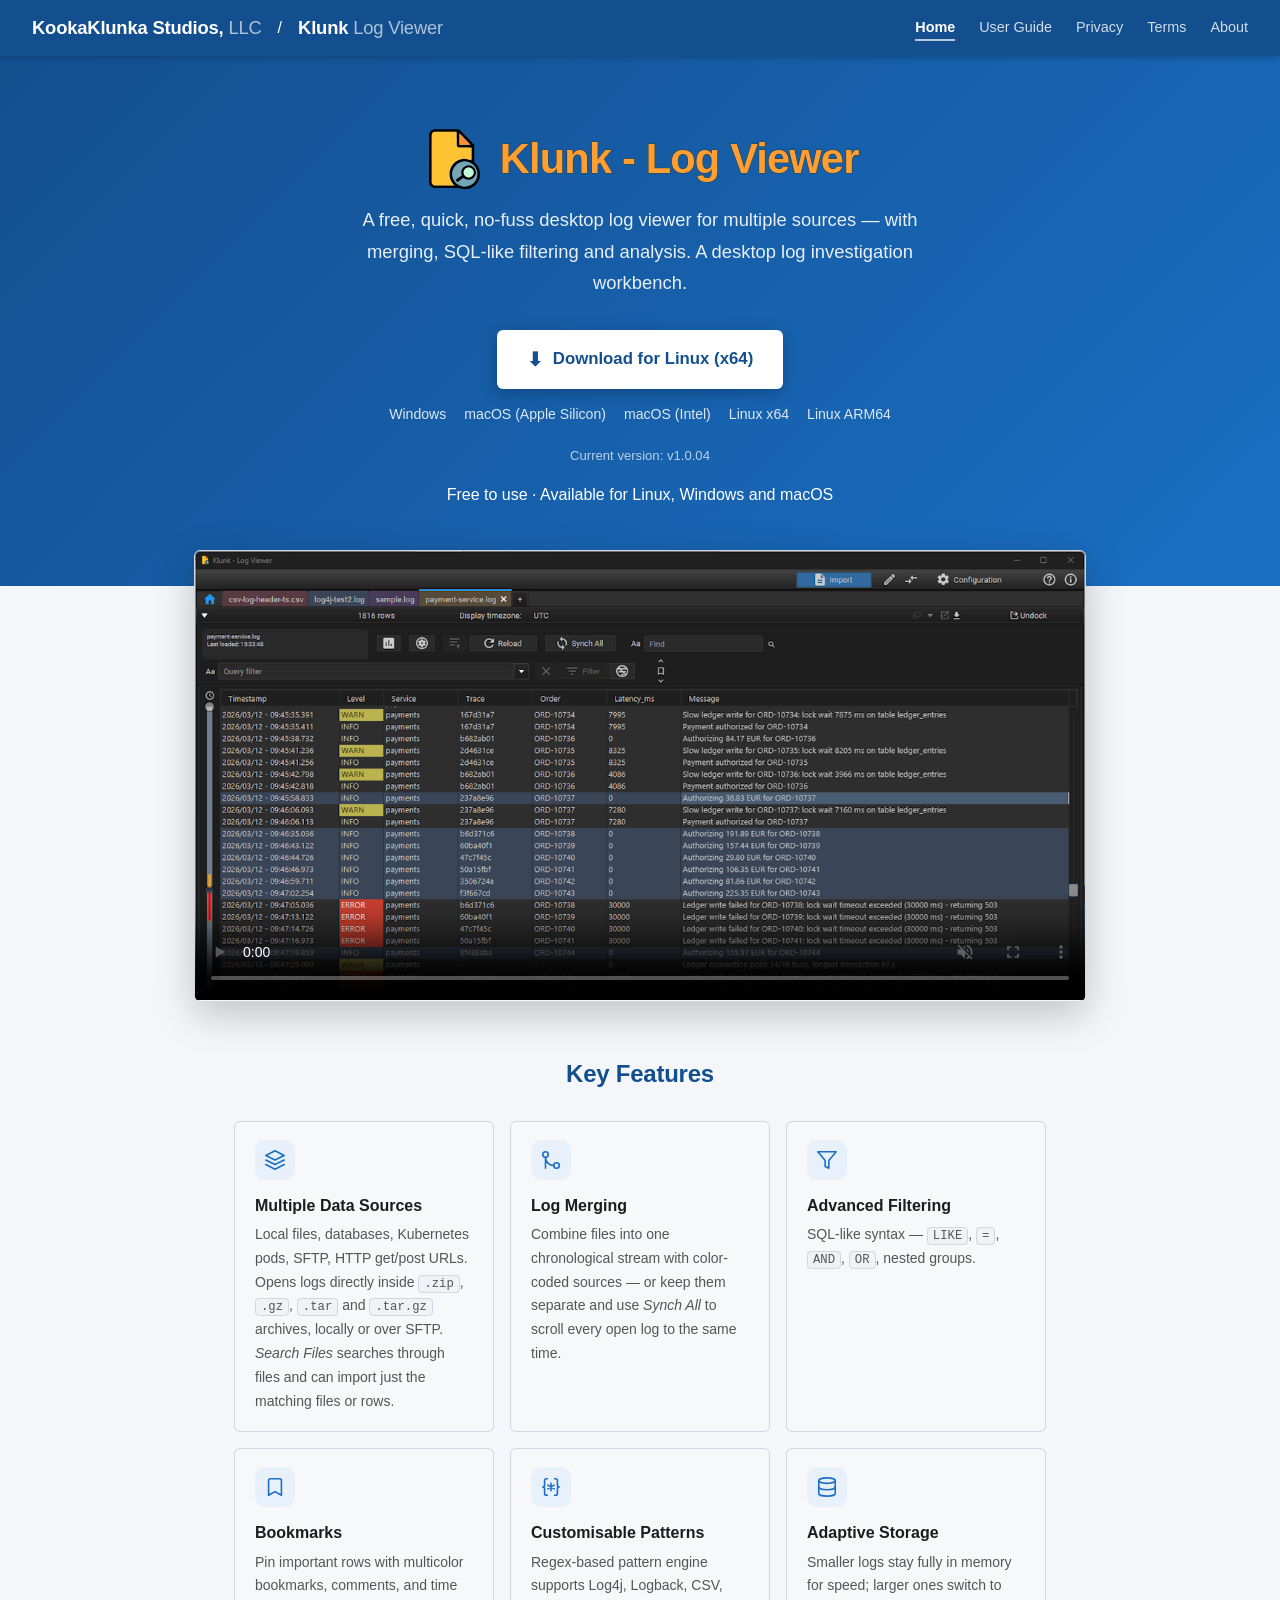
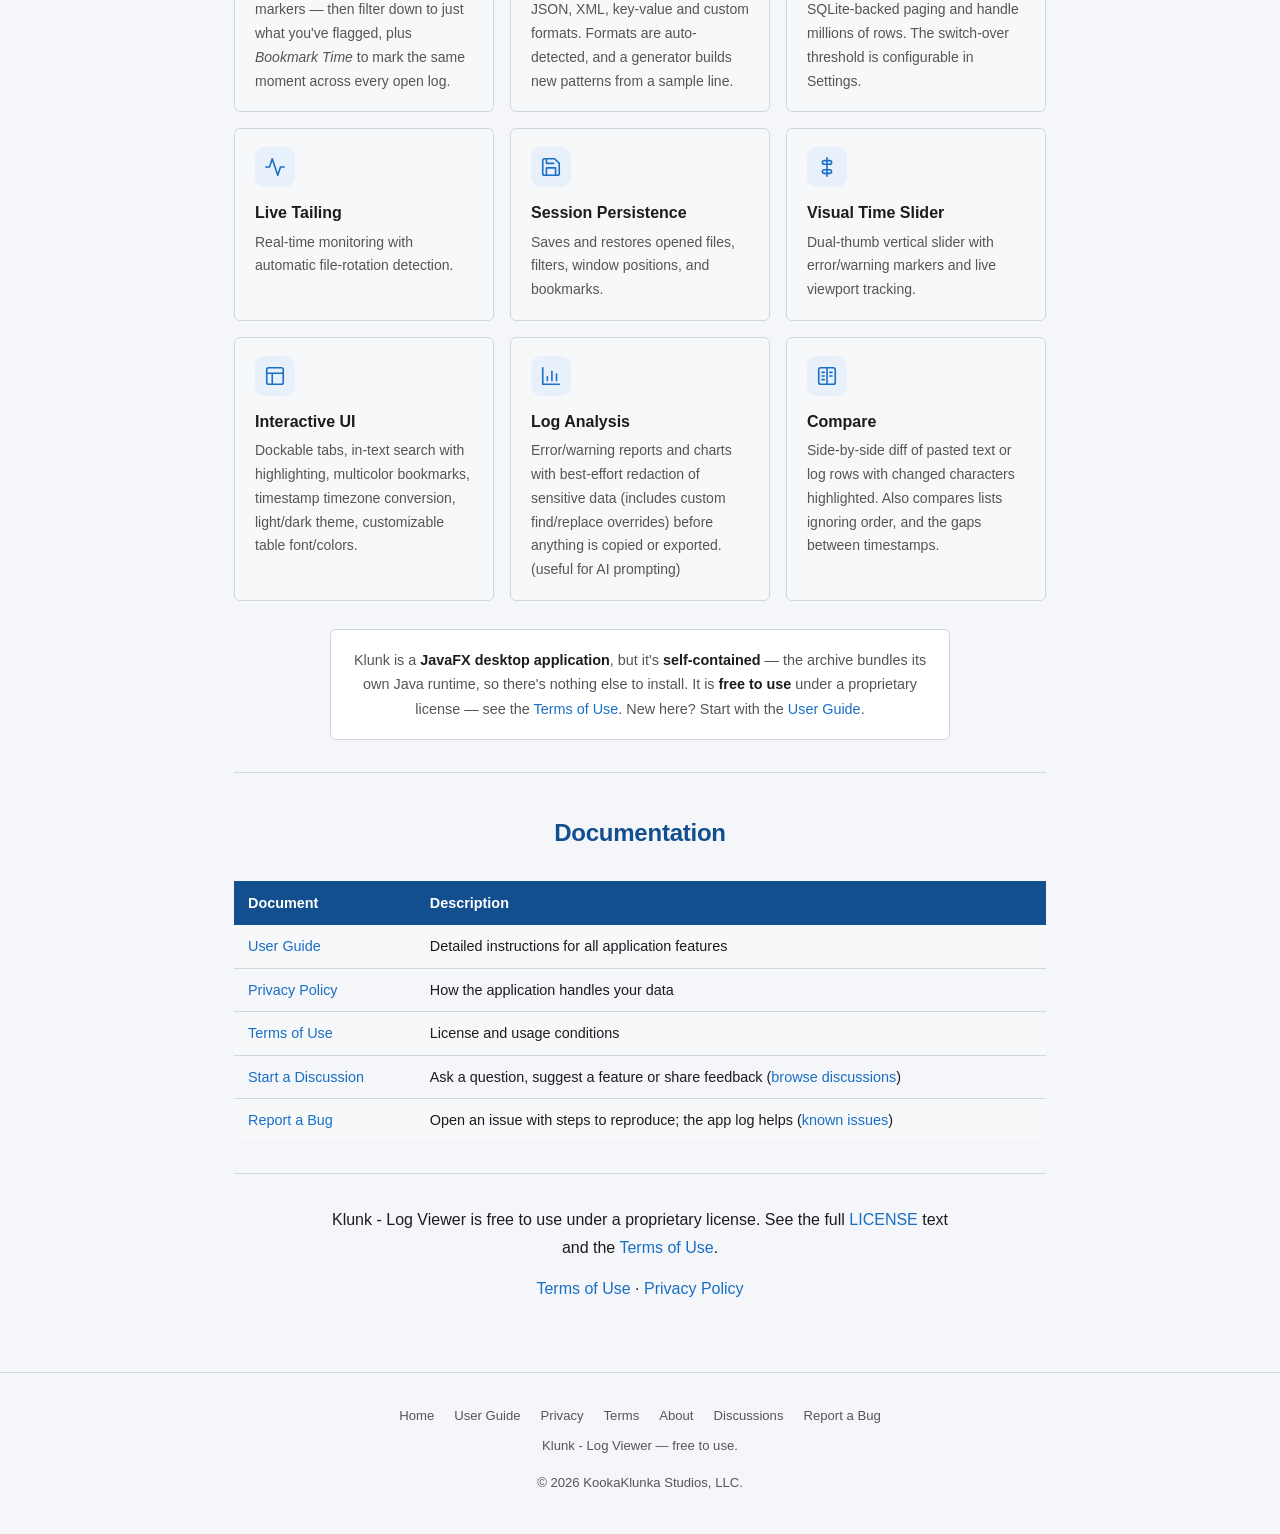
<file: index.html>
<!DOCTYPE html>
<html lang="en">
<head>
    <meta charset="UTF-8">
    <meta name="viewport" content="width=device-width, initial-scale=1.0">
    <title>Klunk – A desktop log investigation workbench</title>
    <meta name="description" content="Free log viewer for Windows, Linux and macOS. Open log files with millions of rows, merge logs from files, databases, Kubernetes pods, SFTP and URLs into one timeline, filter with SQL-like queries, and tail live.">
    <link rel="canonical" href="https://www.kookaklunka.com/klunk/">
    <!-- Link previews (Reddit, Slack, LinkedIn, X, ...) -->
    <meta property="og:type" content="website">
    <meta property="og:site_name" content="Klunk">
    <meta property="og:title" content="Klunk – A desktop log investigation workbench">
    <meta property="og:description" content="Free log viewer for Windows, Linux and macOS. Open log files with millions of rows, merge logs from files, databases, Kubernetes pods, SFTP and URLs into one timeline, filter with SQL-like queries, and tail live.">
    <meta property="og:url" content="https://www.kookaklunka.com/klunk/">
    <meta property="og:image" content="https://www.kookaklunka.com/klunk/screenshots/Dark-logviewer.png">
    <meta property="og:image:width" content="1090">
    <meta property="og:image:height" content="757">
    <meta property="og:image:alt" content="Klunk log viewer showing a large log with the time slider and color-coded levels">
    <meta name="twitter:card" content="summary_large_image">
    <!-- No version here on purpose: releases/latest isn't touched by the stamp-version step -->
    <script type="application/ld+json">
        {
            "@context": "https://schema.org",
            "@type": "SoftwareApplication",
            "name": "Klunk - Log Viewer",
            "url": "https://www.kookaklunka.com/klunk/",
            "description": "Log viewer for very large log files. Merges files, databases, Kubernetes pods, SFTP and URL sources into one timeline, with SQL-like filtering, bookmarks and live tailing.",
            "applicationCategory": "DeveloperApplication",
            "operatingSystem": "Windows, Linux, macOS",
            "downloadUrl": "https://github.com/XenFive/klunk/releases/latest",
            "screenshot": "https://www.kookaklunka.com/klunk/screenshots/Dark-logviewer.png",
            "offers": {
                "@type": "Offer",
                "price": "0",
                "priceCurrency": "USD"
            }
        }
    </script>
    <link rel="stylesheet" href="shared-styles.css">
    <link rel="icon" href="favicon.ico" sizes="any">
    <link rel="icon" type="image/svg+xml" href="icon.svg">
    <link rel="apple-touch-icon" href="apple-touch-icon.png">
    <link rel="manifest" href="site.webmanifest">
    <meta name="theme-color" content="#134f8f">
</head>
<body>

<header class="site-header">
    <a class="logo" href="https://www.kookaklunka.com">KookaKlunka Studios, <span>LLC</span></a> / <a class="logo" href="index.html">Klunk <span>Log Viewer</span></a>
    <nav>
        <a href="index.html" class="active">Home</a>
        <a href="USER_GUIDE.html">User Guide</a>
        <a href="PRIVACY.html">Privacy</a>
        <a href="TERMS.html">Terms</a>
        <a href="ABOUT.html">About</a>
    </nav>
</header>

<section class="landing-hero">
    <h1><img src="icon.svg" alt="" aria-hidden="true"> Klunk - Log Viewer</h1>
    <p class="tagline">
        A free, quick, no-fuss desktop log viewer for multiple sources &mdash; with merging, SQL-like filtering and analysis. A desktop log investigation workbench.
    </p>

    <div class="dl-actions">
        <a class="btn-download" id="btn-download"
           href="https://github.com/XenFive/klunk/releases/tag/v1.0.04">
            <span class="arrow">&#x2B07;</span> <span id="btn-download-label">Download</span>
        </a>
    </div>
    <!-- Versions in these URLs (and VERSION in the script below) are stamped from app.version in
         default.properties by the stamp-version step in pom.xml -->
    <p class="dl-platforms">
        <a href="https://github.com/XenFive/klunk/releases/download/v1.0.04/Klunk-windows.zip">Windows</a>
        <a href="https://github.com/XenFive/klunk/releases/download/v1.0.04/Klunk-macos.zip">macOS (Apple Silicon)</a>
        <a href="https://github.com/XenFive/klunk/releases/download/v1.0.04/Klunk-macos-x64.zip">macOS (Intel)</a>
        <a href="https://github.com/XenFive/klunk/releases/download/v1.0.04/Klunk-linux-x64.zip">Linux x64</a>
        <a href="https://github.com/XenFive/klunk/releases/download/v1.0.04/Klunk-linux-arm64.zip">Linux ARM64</a>
    </p>
    <p class="dl-meta">Current version: <span id="dl-version">v1.0.04</span></p>
    <p> Free to use &middot; Available for Linux, Windows and macOS</p>
</section>

<div class="hero-shot">
    <video src="screenshots/Klunk-demo.mp4" controls muted playsinline poster="screenshots/Dark-logviewer.png">
        Your browser does not support the video tag.
    </video>
</div>

<div class="landing-body">

    <h2>Key Features</h2>

    <div class="feature-grid">
        <div class="feature-card">
            <div class="icon">
                <svg viewBox="0 0 24 24" aria-hidden="true">
                    <path d="M12 2 2 7l10 5 10-5-10-5z"/>
                    <path d="m2 12 10 5 10-5"/>
                    <path d="m2 17 10 5 10-5"/>
                </svg>
            </div>
            <strong>Multiple Data Sources</strong>
            <p>Local files, databases, Kubernetes pods, SFTP, HTTP get/post URLs. Opens logs directly inside
                <code>.zip</code>, <code>.gz</code>, <code>.tar</code> and <code>.tar.gz</code> archives, locally or over SFTP.
                <em>Search Files</em> searches through files and can import just the matching files or rows.</p>
        </div>
        <div class="feature-card">
            <div class="icon">
                <svg viewBox="0 0 24 24" aria-hidden="true">
                    <circle cx="18" cy="18" r="3"/>
                    <circle cx="6" cy="6" r="3"/>
                    <path d="M6 21V9a9 9 0 0 0 9 9"/>
                </svg>
            </div>
            <strong>Log Merging</strong>
            <p>Combine files into one chronological stream with color-coded sources — or keep them separate and
                use <em>Synch All</em> to scroll every open log to the same time.</p>
        </div>
        <div class="feature-card">
            <div class="icon">
                <svg viewBox="0 0 24 24" aria-hidden="true">
                    <path d="M22 3H2l8 9.46V19l4 2v-8.54L22 3z"/>
                </svg>
            </div>
            <strong>Advanced Filtering</strong>
            <p>SQL-like syntax — <code>LIKE</code>, <code>=</code>, <code>AND</code>, <code>OR</code>, nested
                groups.</p>
        </div>
        <div class="feature-card">
            <div class="icon">
                <svg viewBox="0 0 24 24" aria-hidden="true">
                    <path d="m19 21-7-4-7 4V5a2 2 0 0 1 2-2h10a2 2 0 0 1 2 2v16z"/>
                </svg>
            </div>
            <strong>Bookmarks</strong>
            <p>Pin important rows with multicolor bookmarks, comments, and time markers — then filter down to
                just what you've flagged, plus <em>Bookmark Time</em> to mark the same moment across every open log.</p>
        </div>
        <div class="feature-card">
            <div class="icon">
                <svg viewBox="0 0 24 24" aria-hidden="true">
                    <path d="M8 3H7a2 2 0 0 0-2 2v5a2 2 0 0 1-2 2 2 2 0 0 1 2 2v5a2 2 0 0 0 2 2h1"/>
                    <path d="M16 21h1a2 2 0 0 0 2-2v-5a2 2 0 0 1 2-2 2 2 0 0 1-2-2V5a2 2 0 0 0-2-2h-1"/>
                    <path d="M12 8v8M8.5 10l7 4M15.5 10l-7 4"/>
                </svg>
            </div>
            <strong>Customisable Patterns</strong>
            <p>Regex-based pattern engine supports Log4j, Logback, CSV, JSON, XML, key-value and custom formats.
                Formats are auto-detected, and a generator builds new patterns from a sample line.</p>
        </div>
        <div class="feature-card">
            <div class="icon">
                <svg viewBox="0 0 24 24" aria-hidden="true">
                    <ellipse cx="12" cy="5" rx="9" ry="3"/>
                    <path d="M3 5v14a9 3 0 0 0 18 0V5"/>
                    <path d="M3 12a9 3 0 0 0 18 0"/>
                </svg>
            </div>
            <strong>Adaptive Storage</strong>
            <p>Smaller logs stay fully in memory for speed; larger ones switch to SQLite-backed paging and handle
                millions of rows. The switch-over threshold is configurable in Settings.</p>
        </div>
        <div class="feature-card">
            <div class="icon">
                <svg viewBox="0 0 24 24" aria-hidden="true">
                    <path d="M22 12h-4l-3 9L9 3l-3 9H2"/>
                </svg>
            </div>
            <strong>Live Tailing</strong>
            <p>Real-time monitoring with automatic file-rotation detection.</p>
        </div>
        <div class="feature-card">
            <div class="icon">
                <svg viewBox="0 0 24 24" aria-hidden="true">
                    <path d="M19 21H5a2 2 0 0 1-2-2V5a2 2 0 0 1 2-2h11l5 5v11a2 2 0 0 1-2 2z"/>
                    <path d="M17 21v-8H7v8"/>
                    <path d="M7 3v5h8"/>
                </svg>
            </div>
            <strong>Session Persistence</strong>
            <p>Saves and restores opened files, filters, window positions, and bookmarks.</p>
        </div>
        <div class="feature-card">
            <div class="icon">
                <svg viewBox="0 0 24 24" aria-hidden="true">
                    <path d="M12 2v20"/>
                    <rect x="7" y="5" width="10" height="4" rx="2"/>
                    <rect x="7" y="15" width="10" height="4" rx="2"/>
                </svg>
            </div>
            <strong>Visual Time Slider</strong>
            <p>Dual-thumb vertical slider with error/warning markers and live viewport tracking.</p>
        </div>
        <div class="feature-card">
            <div class="icon">
                <svg viewBox="0 0 24 24" aria-hidden="true">
                    <rect x="3" y="3" width="18" height="18" rx="2"/>
                    <path d="M3 9h18M9 21V9"/>
                </svg>
            </div>
            <strong>Interactive UI</strong>
            <p>Dockable tabs, in-text search with highlighting, multicolor bookmarks, timestamp timezone
                conversion, light/dark theme, customizable table font/colors.</p>
        </div>
        <div class="feature-card">
            <div class="icon">
                <svg viewBox="0 0 24 24" aria-hidden="true">
                    <path d="M3 3v18h18"/>
                    <path d="M8 17v-4M13 17V7M18 17v-7"/>
                </svg>
            </div>
            <strong>Log Analysis</strong>
            <p>Error/warning reports and charts with best-effort redaction of sensitive data (includes custom
                find/replace overrides) before anything is copied or exported. (useful for AI prompting)</p>
        </div>
        <div class="feature-card">
            <div class="icon">
                <svg viewBox="0 0 24 24" aria-hidden="true">
                    <rect x="3" y="3" width="18" height="18" rx="2"/>
                    <path d="M12 3v18"/>
                    <path d="M6.5 8h2.5M6.5 12h2.5M6.5 16h2.5M15 8h2.5M15 12h2.5"/>
                </svg>
            </div>
            <strong>Compare</strong>
            <p>Side-by-side diff of pasted text or log rows with changed characters highlighted. Also compares lists
                ignoring order, and the gaps between timestamps.</p>
        </div>
    </div>

    <div class="req-note">
        Klunk is a <strong>JavaFX desktop application</strong>, but it's <strong>self-contained</strong> — the
        archive bundles its own Java runtime, so there's nothing else to install. It is <strong>free to use</strong>
        under a proprietary license &mdash; see the <a href="TERMS.html">Terms of Use</a>. New here? Start with the <a href="USER_GUIDE.html">User Guide</a>.
    </div>

    <hr>

    <h2 id="documentation">Documentation</h2>
    <div class="table-wrap">
        <table>
            <tr>
                <th>Document</th>
                <th>Description</th>
            </tr>
            <tr>
                <td><a href="USER_GUIDE.html">User Guide</a></td>
                <td>Detailed instructions for all application features</td>
            </tr>
            <tr>
                <td><a href="PRIVACY.html">Privacy Policy</a></td>
                <td>How the application handles your data</td>
            </tr>
            <tr>
                <td><a href="TERMS.html">Terms of Use</a></td>
                <td>License and usage conditions</td>
            </tr>
            <tr>
                <td><a href="https://github.com/XenFive/klunk/discussions/new/choose">Start a Discussion</a></td>
                <td>Ask a question, suggest a feature or share feedback (<a href="https://github.com/XenFive/klunk/discussions">browse discussions</a>)</td>
            </tr>
            <tr>
                <td><a href="https://github.com/XenFive/klunk/issues/new/choose">Report a Bug</a></td>
                <td>Open an issue with steps to reproduce; the app log helps (<a href="https://github.com/XenFive/klunk/issues">known issues</a>)</td>
            </tr>
        </table>
    </div>

    <hr>

    <p>Klunk - Log Viewer is free to use under a proprietary license.
        See the full <a href="LICENSE">LICENSE</a> text and the <a href="TERMS.html">Terms of Use</a>.</p>
    <p>
        <a href="TERMS.html">Terms of Use</a> ·
        <a href="PRIVACY.html">Privacy Policy</a>
    </p>

</div>

<footer class="site-footer">
    <nav>
        <a href="index.html">Home</a>
        <a href="USER_GUIDE.html">User Guide</a>
        <a href="PRIVACY.html">Privacy</a>
        <a href="TERMS.html">Terms</a>
        <a href="ABOUT.html">About</a>
        <a href="https://github.com/XenFive/klunk/discussions">Discussions</a>
        <a href="https://github.com/XenFive/klunk/issues">Report a Bug</a>
    </nav>
    <p>Klunk - Log Viewer &mdash; free to use. </p>
    <nav>
        <a href="https://www.kookaklunka.com">&copy; 2026 KookaKlunka Studios, LLC.</a>
    </nav>
</footer>

<script>
    (function () {
        // Stamped from app.version in default.properties by the build (stamp-version in pom.xml)
        var VERSION = "v1.0.04";
        // Release assets on GitHub; keep these names identical across every release
        var BASE = "https://github.com/XenFive/klunk/releases/download/" + VERSION + "/";
        var BASETEMP = "https://github.com/XenFive/klunk/releases/download/v1.0.04/";
        var ASSETS = {
            windows: BASE + "Klunk-windows.zip",
            mac: BASE + "Klunk-macos.zip",
            macIntel: BASETEMP + "Klunk-macos-x64.zip",
            linux: BASE + "Klunk-linux-x64.zip",
            linuxArm: BASE + "Klunk-linux-arm64.zip"
        };
        var LABELS = {
            windows: "Download for Windows",
            mac: "Download for macOS (Apple Silicon)",
            macIntel: "Download for macOS (Intel)",
            linux: "Download for Linux (x64)",
            linuxArm: "Download for Linux (ARM64)"
        };

        function detectOS() {
            var data = navigator.userAgentData;
            var plat = (data && data.platform) || navigator.platform || "";
            var s = (plat + " " + navigator.userAgent).toLowerCase();
            if (s.indexOf("android") !== -1) return null;      // mobile — use neutral page
            if (s.indexOf("iphone") !== -1 || s.indexOf("ipad") !== -1) return null;
            if (s.indexOf("win") !== -1) return "windows";
            if (s.indexOf("mac") !== -1) return "mac";
            if (s.indexOf("linux") !== -1 || s.indexOf("x11") !== -1 || s.indexOf("cros") !== -1) return "linux";
            return null;
        }

        var os = detectOS();
        var btn = document.getElementById("btn-download");
        var label = document.getElementById("btn-download-label");

        function show(key) {
            if (btn && label) {
                btn.href = ASSETS[key];
                label.textContent = LABELS[key];
            }
        }

        if (os) {
            show(os);
        } else if (label) {
            label.textContent = "Download";   // falls back to the release page
        }

        // Linux on ARM: Firefox says so in the user agent; Chromium only via client hints
        if (os === "linux") {
            if (/aarch64|arm64/i.test(navigator.userAgent)) {
                show("linuxArm");
            } else if (navigator.userAgentData && navigator.userAgentData.getHighEntropyValues) {
                navigator.userAgentData.getHighEntropyValues(["architecture"]).then(function (v) {
                    if (v.architecture === "arm") show("linuxArm");
                }).catch(function () {
                });
            }
        }

        // Intel Mac: every browser's user agent says "Intel Mac OS X", even on Apple Silicon, so
        // only Chromium's client hints can tell; others keep the Apple Silicon build and the
        // "macOS (Intel)" link below the button
        if (os === "mac" && navigator.userAgentData && navigator.userAgentData.getHighEntropyValues) {
            navigator.userAgentData.getHighEntropyValues(["architecture"]).then(function (v) {
                if (v.architecture === "x86") show("macIntel");
            }).catch(function () {
            });
        }
    })();
</script>

</body>
</html>
</file>
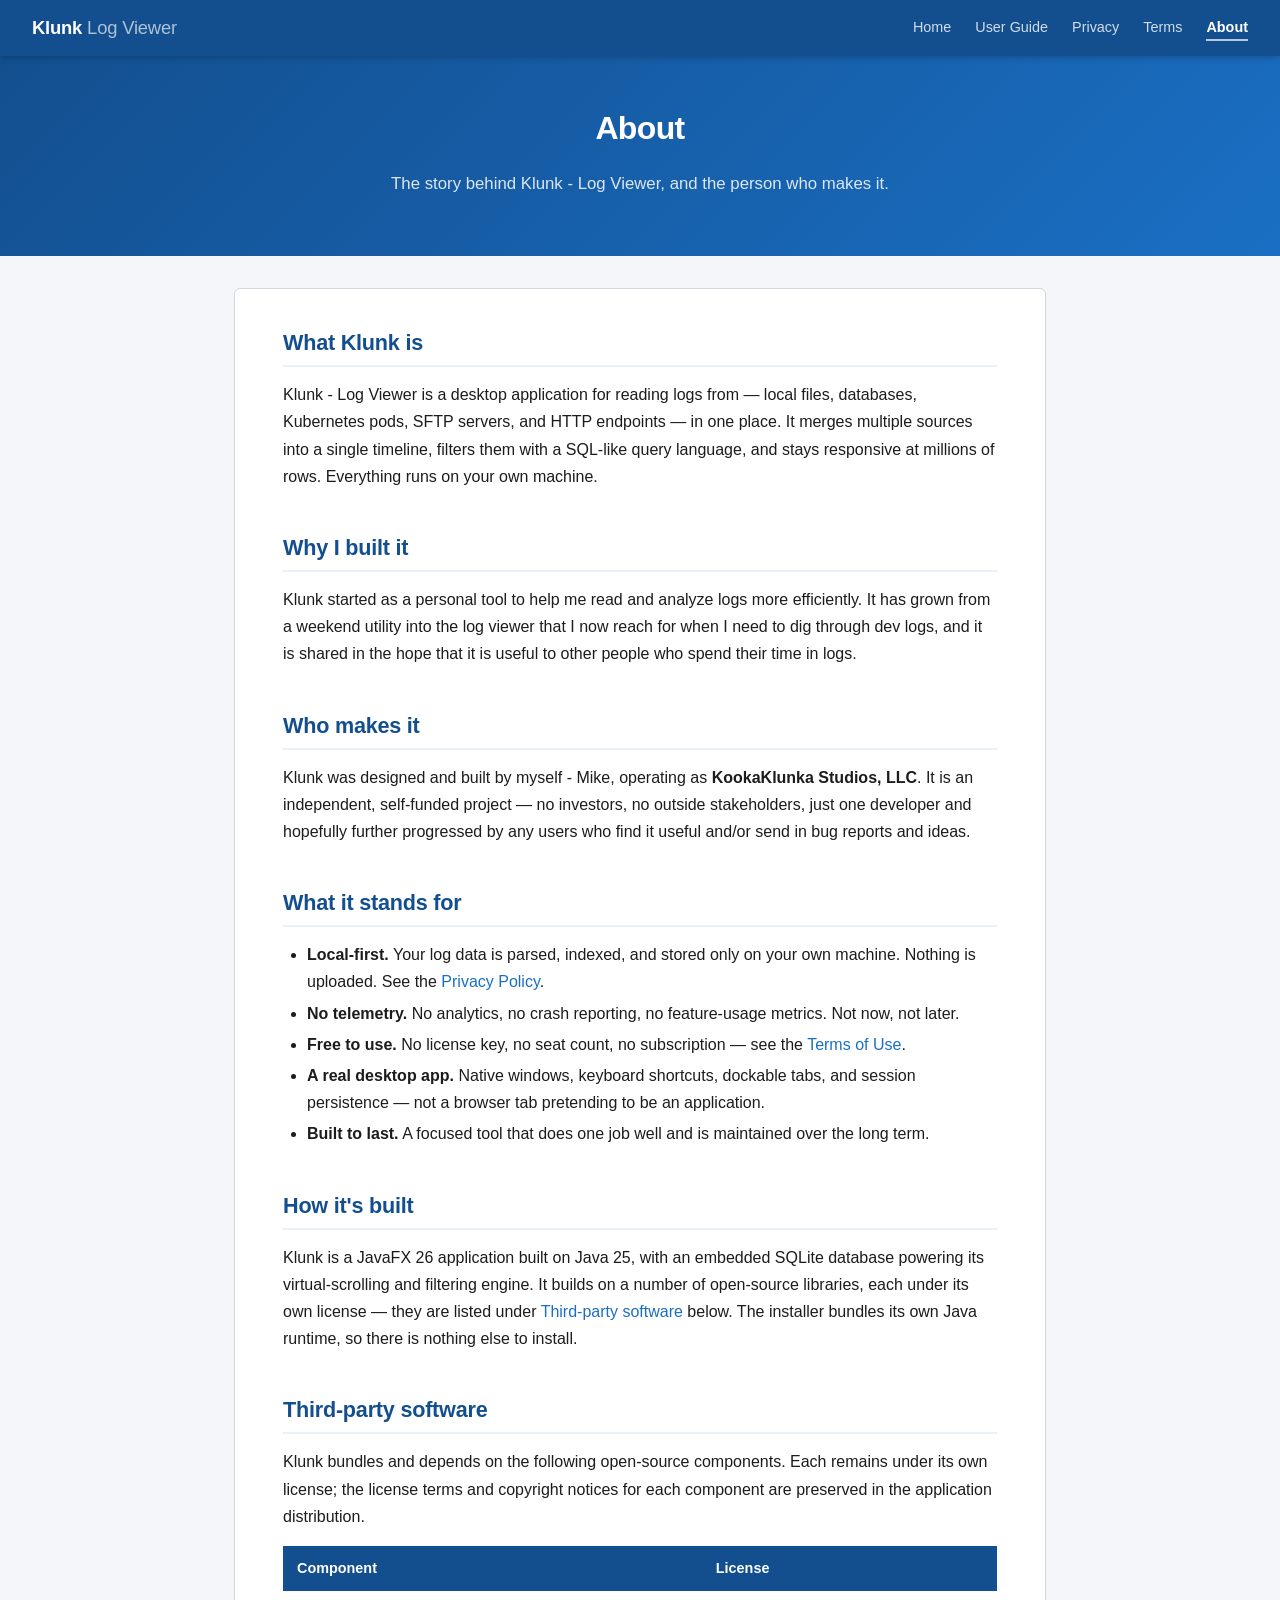
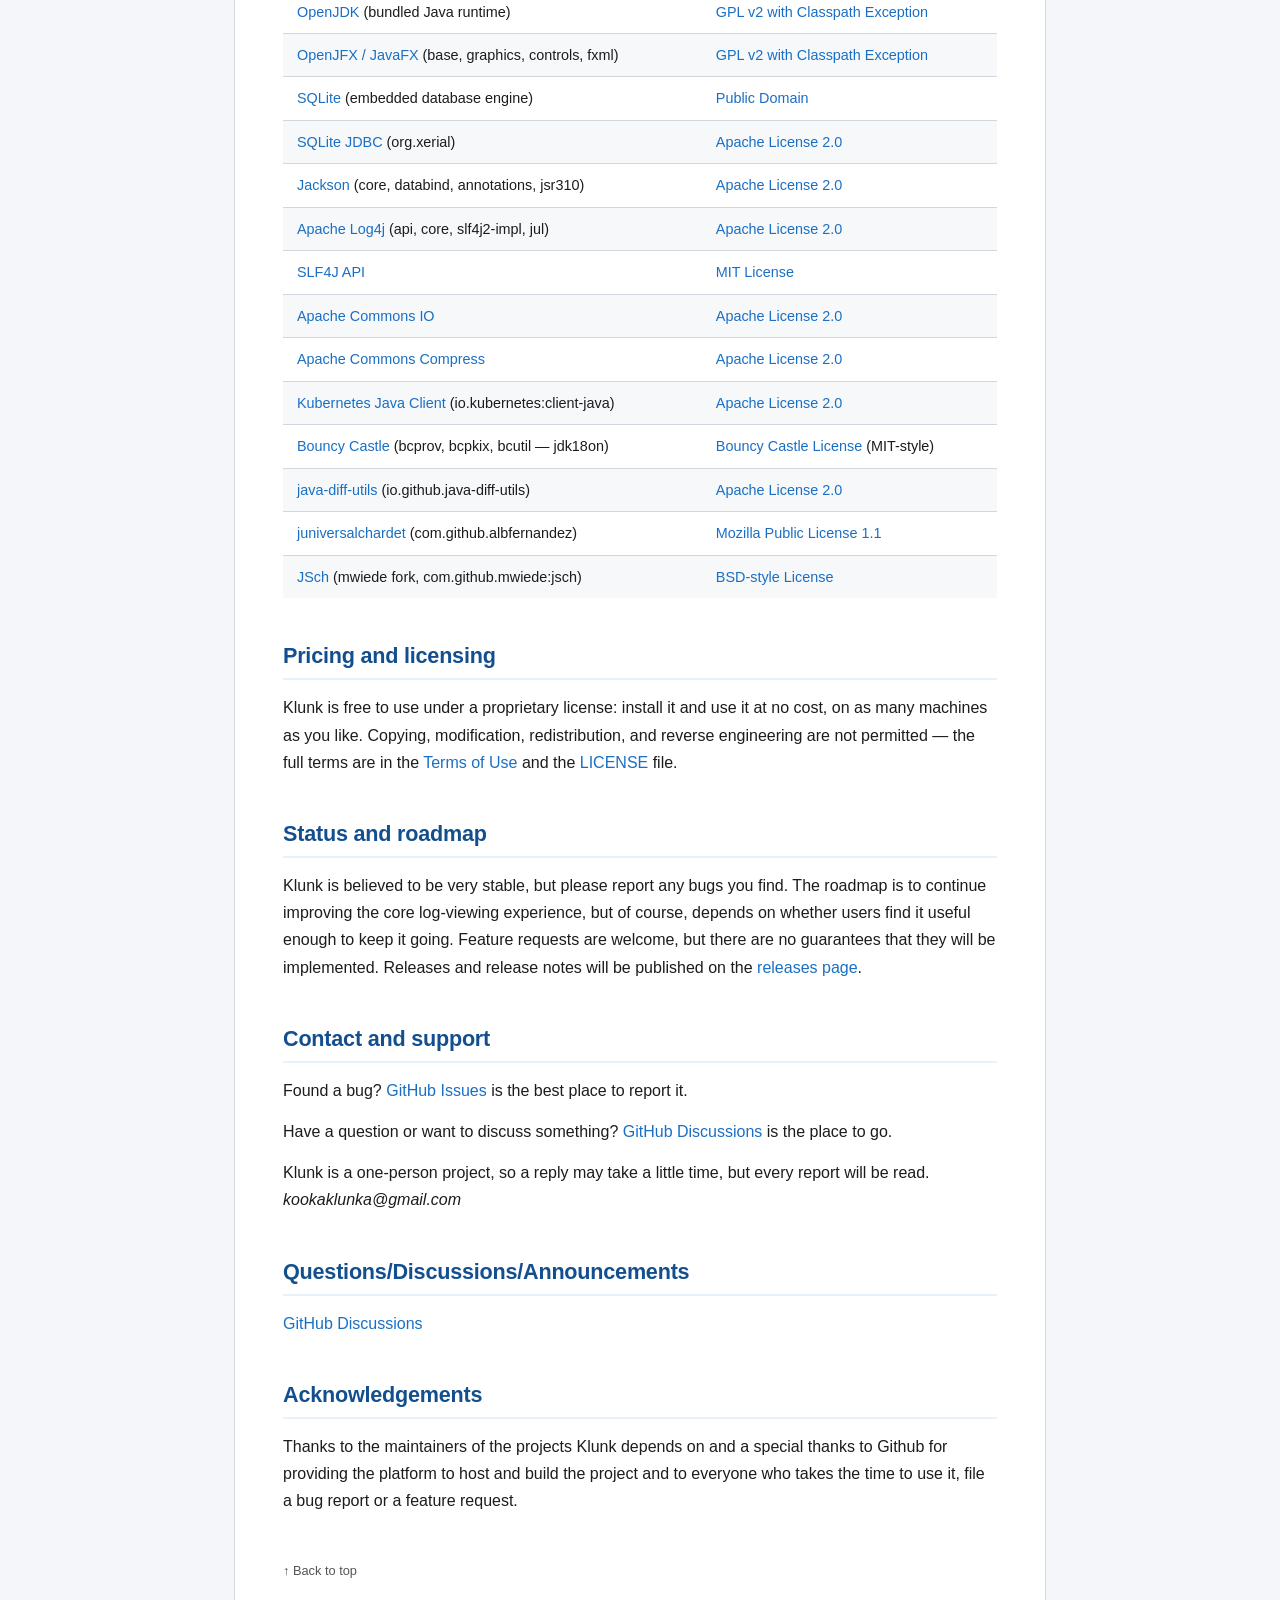
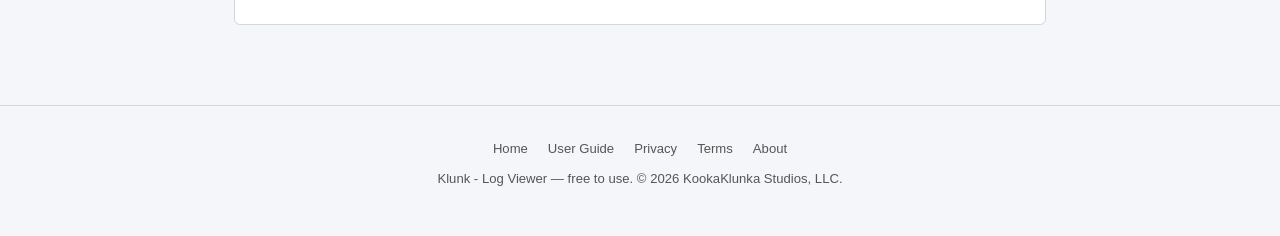
<file: ABOUT.html>
<!DOCTYPE html>
<html lang="en">
<head>
    <meta charset="UTF-8">
    <meta name="viewport" content="width=device-width, initial-scale=1.0">
    <title>Klunk - Log Viewer — About</title>
    <link rel="canonical" href="https://www.kookaklunka.com/klunk/ABOUT.html">
    <link rel="stylesheet" href="shared-styles.css">
    <link rel="icon" href="favicon.ico" sizes="any">
    <link rel="icon" type="image/svg+xml" href="icon.svg">
    <link rel="apple-touch-icon" href="apple-touch-icon.png">
    <link rel="manifest" href="site.webmanifest">
    <meta name="theme-color" content="#134f8f">
</head>
<body>

<header class="site-header">
    <a class="logo" href="index.html">Klunk <span>Log Viewer</span></a>
    <nav>
        <a href="index.html">Home</a>
        <a href="USER_GUIDE.html">User Guide</a>
        <a href="PRIVACY.html">Privacy</a>
        <a href="TERMS.html">Terms</a>
        <a href="ABOUT.html" class="active">About</a>
    </nav>
</header>

<div class="page-hero">
    <h1>About</h1>
    <p>The story behind Klunk - Log Viewer, and the person who makes it.</p>
</div>

<div class="doc-shell no-sidebar">
    <article>

        <h2 id="intro">What Klunk is</h2>
        <p>
            Klunk - Log Viewer is a desktop application for reading logs from &mdash; local files, databases,
            Kubernetes pods, SFTP servers, and HTTP endpoints &mdash; in one place. It merges multiple sources
            into a single timeline, filters them with a SQL-like query language, and stays responsive at
            millions of rows. Everything runs on your own machine.
        </p>

        <h2 id="why">Why I built it</h2>
        <p>
            Klunk started as a personal tool to help me read and analyze logs more efficiently. It
            has grown from a weekend utility into the log viewer that I now reach for when I need to dig
            through dev logs, and it is shared in the hope that it is useful to other people who
            spend their time in logs.
        </p>

        <h2 id="who">Who makes it</h2>
        <p>
            Klunk was designed and built by myself - Mike, operating as <strong>KookaKlunka Studios, LLC</strong>.
            It is an independent, self-funded project &mdash; no investors, no outside stakeholders,
            just one developer and hopefully further progressed by any users who find it useful and/or
            send in bug reports and ideas.
        </p>

        <h2 id="principles">What it stands for</h2>
        <ul>
            <li>
                <strong>Local-first.</strong> Your log data is parsed, indexed, and stored only on your own
                machine. Nothing is uploaded. See the <a href="PRIVACY.html">Privacy Policy</a>.
            </li>
            <li>
                <strong>No telemetry.</strong> No analytics, no crash reporting, no feature-usage metrics.
                Not now, not later.
            </li>
            <li>
                <strong>Free to use.</strong> No license key, no seat count, no subscription &mdash; see the
                <a href="TERMS.html">Terms of Use</a>.
            </li>
            <li>
                <strong>A real desktop app.</strong> Native windows, keyboard shortcuts, dockable tabs, and
                session persistence &mdash; not a browser tab pretending to be an application.
            </li>
            <li>
                <strong>Built to last.</strong> A focused tool that does one job well and is maintained over
                the long term.
            </li>
        </ul>

        <h2 id="built">How it's built</h2>
        <p>
            Klunk is a JavaFX&nbsp;26 application built on Java 25, with an embedded SQLite database powering
            its virtual-scrolling and filtering engine. It builds on a number of open-source libraries, each
            under its own license &mdash; they are listed under <a href="#third-party">Third-party software</a>
            below. The installer bundles its own Java runtime, so there is nothing else to install.
        </p>

        <h2 id="third-party">Third-party software</h2>
        <p>
            Klunk bundles and depends on the following open-source components. Each remains under its own
            license; the license terms and copyright notices for each component are preserved in the
            application distribution.
        </p>
        <div class="table-wrap">
            <table>
                <thead>
                <tr>
                    <th>Component</th>
                    <th>License</th>
                </tr>
                </thead>
                <tbody>
                <tr>
                    <td><a href="https://openjdk.org/">OpenJDK</a> (bundled Java runtime)</td>
                    <td><a href="https://openjdk.org/legal/gplv2+ce.html">GPL v2 with Classpath Exception</a></td>
                </tr>
                <tr>
                    <td><a href="https://openjfx.io/">OpenJFX / JavaFX</a> (base, graphics, controls, fxml)</td>
                    <td><a href="https://openjdk.org/legal/gplv2+ce.html">GPL v2 with Classpath Exception</a></td>
                </tr>
                <tr>
                    <td><a href="https://www.sqlite.org/">SQLite</a> (embedded database engine)</td>
                    <td><a href="https://www.sqlite.org/copyright.html">Public Domain</a></td>
                </tr>
                <tr>
                    <td><a href="https://github.com/xerial/sqlite-jdbc">SQLite JDBC</a> (org.xerial)</td>
                    <td><a href="https://www.apache.org/licenses/LICENSE-2.0">Apache License 2.0</a></td>
                </tr>
                <tr>
                    <td><a href="https://github.com/FasterXML/jackson">Jackson</a> (core, databind, annotations, jsr310)</td>
                    <td><a href="https://www.apache.org/licenses/LICENSE-2.0">Apache License 2.0</a></td>
                </tr>
                <tr>
                    <td><a href="https://logging.apache.org/log4j/2.x/">Apache Log4j</a> (api, core, slf4j2-impl, jul)</td>
                    <td><a href="https://www.apache.org/licenses/LICENSE-2.0">Apache License 2.0</a></td>
                </tr>
                <tr>
                    <td><a href="https://www.slf4j.org/">SLF4J API</a></td>
                    <td><a href="https://opensource.org/license/mit">MIT License</a></td>
                </tr>
                <tr>
                    <td><a href="https://commons.apache.org/proper/commons-io/">Apache Commons IO</a></td>
                    <td><a href="https://www.apache.org/licenses/LICENSE-2.0">Apache License 2.0</a></td>
                </tr>
                <tr>
                    <td><a href="https://commons.apache.org/proper/commons-compress/">Apache Commons Compress</a></td>
                    <td><a href="https://www.apache.org/licenses/LICENSE-2.0">Apache License 2.0</a></td>
                </tr>
                <tr>
                    <td><a href="https://github.com/kubernetes-client/java">Kubernetes Java Client</a> (io.kubernetes:client-java)</td>
                    <td><a href="https://www.apache.org/licenses/LICENSE-2.0">Apache License 2.0</a></td>
                </tr>
                <tr>
                    <td><a href="https://www.bouncycastle.org/">Bouncy Castle</a> (bcprov, bcpkix, bcutil &mdash; jdk18on)</td>
                    <td><a href="https://www.bouncycastle.org/licence.html">Bouncy Castle License</a> (MIT-style)</td>
                </tr>
                <tr>
                    <td><a href="https://github.com/java-diff-utils/java-diff-utils">java-diff-utils</a> (io.github.java-diff-utils)</td>
                    <td><a href="https://www.apache.org/licenses/LICENSE-2.0">Apache License 2.0</a></td>
                </tr>
                <tr>
                    <td><a href="https://github.com/albfernandez/juniversalchardet">juniversalchardet</a> (com.github.albfernandez)</td>
                    <td><a href="https://www.mozilla.org/en-US/MPL/1.1/">Mozilla Public License 1.1</a></td>
                </tr>
                <tr>
                    <td><a href="https://github.com/mwiede/jsch">JSch</a> (mwiede fork, com.github.mwiede:jsch)</td>
                    <td><a href="https://github.com/mwiede/jsch/blob/master/LICENSE.txt">BSD-style License</a></td>
                </tr>
                </tbody>
            </table>
        </div>

        <h2 id="pricing">Pricing and licensing</h2>
        <p>
            Klunk is free to use under a proprietary license: install it and use it at no cost, on as many
            machines as you like. Copying, modification, redistribution, and reverse engineering are not
            permitted &mdash; the full terms are in the <a href="TERMS.html">Terms of Use</a> and the
            <a href="LICENSE">LICENSE</a> file.
        </p>

        <h2 id="status">Status and roadmap</h2>
        <p>
            Klunk is believed to be very stable, but please report any bugs you find.
            The roadmap is to continue improving the core log-viewing experience, but of course, depends on
            whether users find it useful enough to keep it going. Feature requests are welcome, but there are no
            guarantees that they will be implemented.
            Releases and release notes will be published on the
            <a href="https://github.com/XenFive/klunk/releases/latest">releases page</a>.
        </p>

        <h2 id="contact">Contact and support</h2>
        <p>
            Found a bug? <a href="https://github.com/XenFive/klunk/issues">GitHub Issues</a> is the best
            place to report it.</p>
        <p>
            Have a question or want to discuss something? <a href="https://github.com/XenFive/klunk/discussions">GitHub Discussions</a> is the place to go.
        </p>
        <p>
            Klunk is a one-person project, so a reply may take a little time, but every report will be read.
            <em>kookaklunka@gmail.com</em>
        </p>

        <h2 id="discuss">Questions/Discussions/Announcements</h2>
        <p>
            <a href="https://github.com/XenFive/klunk/discussions">GitHub Discussions</a>
        </p>

        <h2 id="thanks">Acknowledgements</h2>
        <p>
            Thanks to the maintainers of the projects Klunk depends on and a special thanks to Github for providing the platform
            to host and build the project and to everyone who takes the time to use it, file a bug report or a feature request.
        </p>

        <a class="back-to-top" href="#intro">↑ Back to top</a>

    </article>
</div>

<footer class="site-footer">
    <nav>
        <a href="index.html">Home</a>
        <a href="USER_GUIDE.html">User Guide</a>
        <a href="PRIVACY.html">Privacy</a>
        <a href="TERMS.html">Terms</a>
        <a href="ABOUT.html">About</a>
    </nav>
    <p>Klunk - Log Viewer &mdash; free to use. &copy; 2026 KookaKlunka Studios, LLC.</p>
</footer>

</body>
</html>
</file>
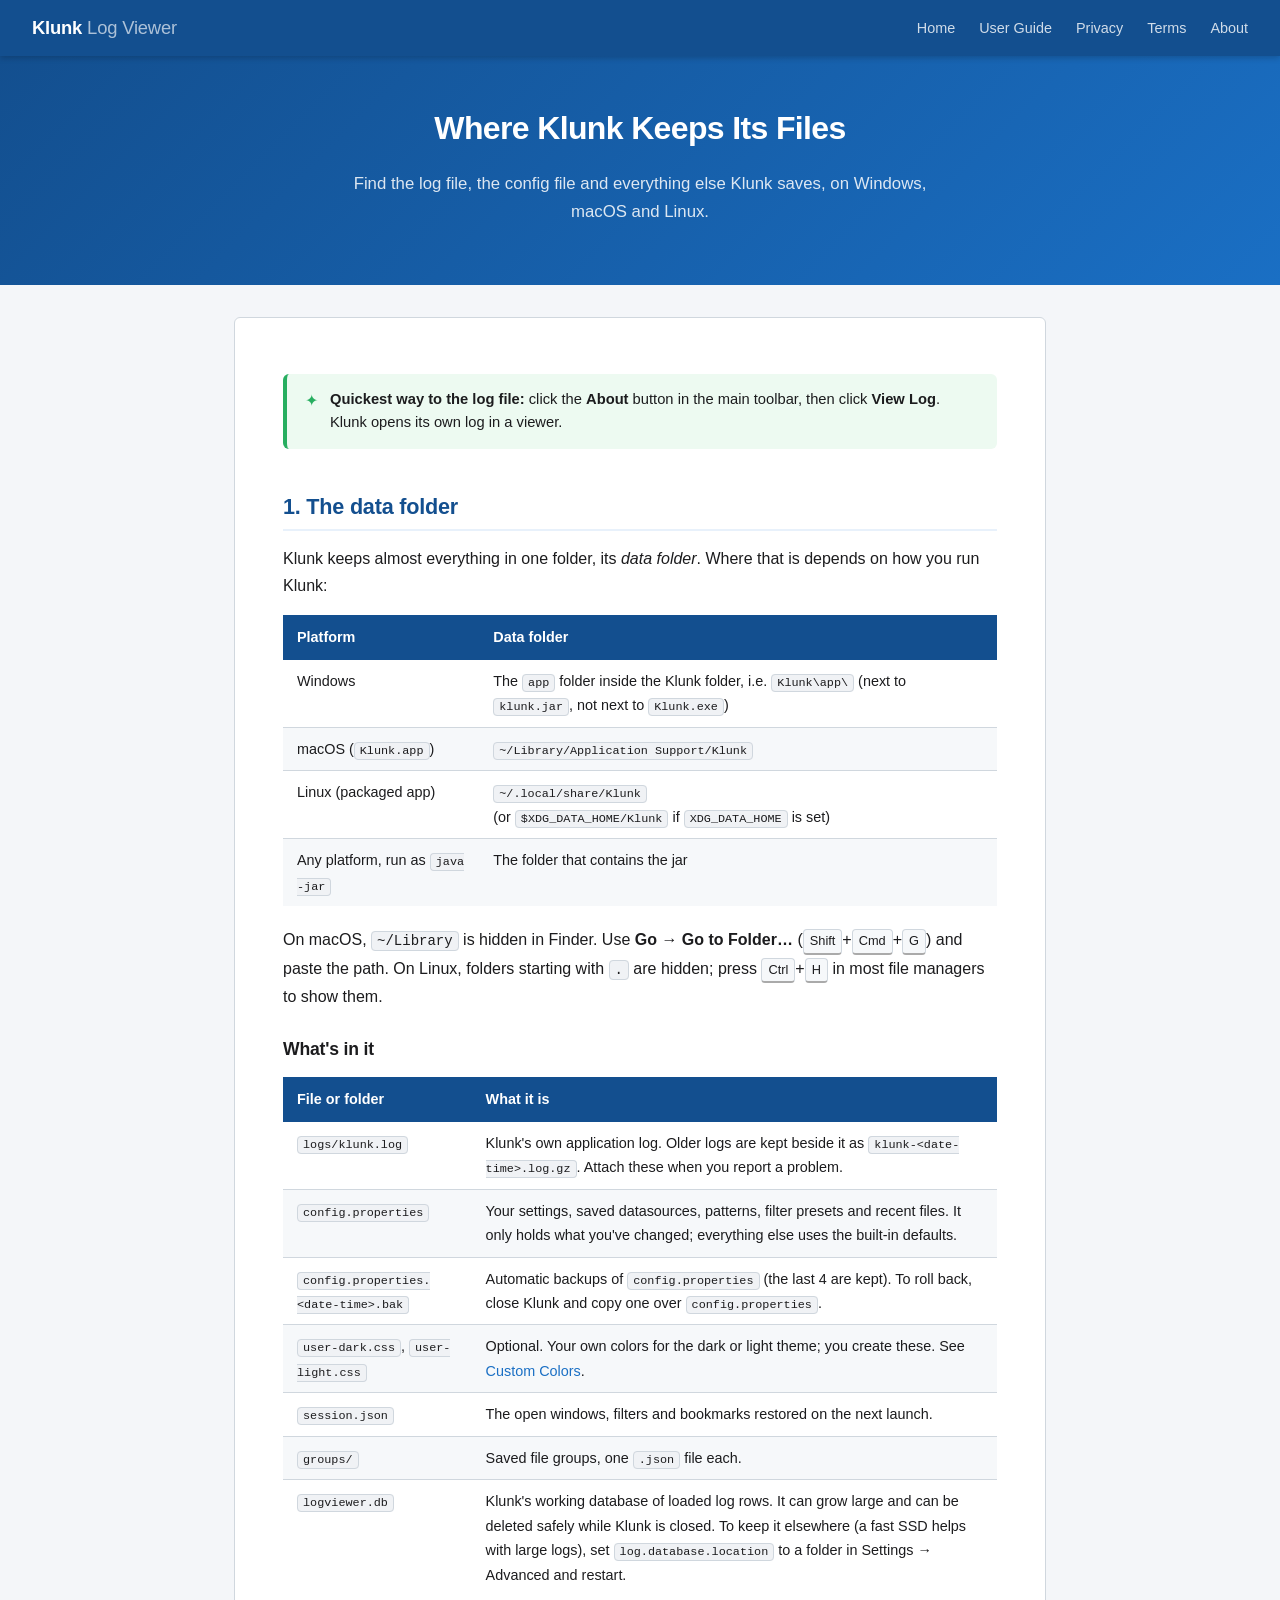
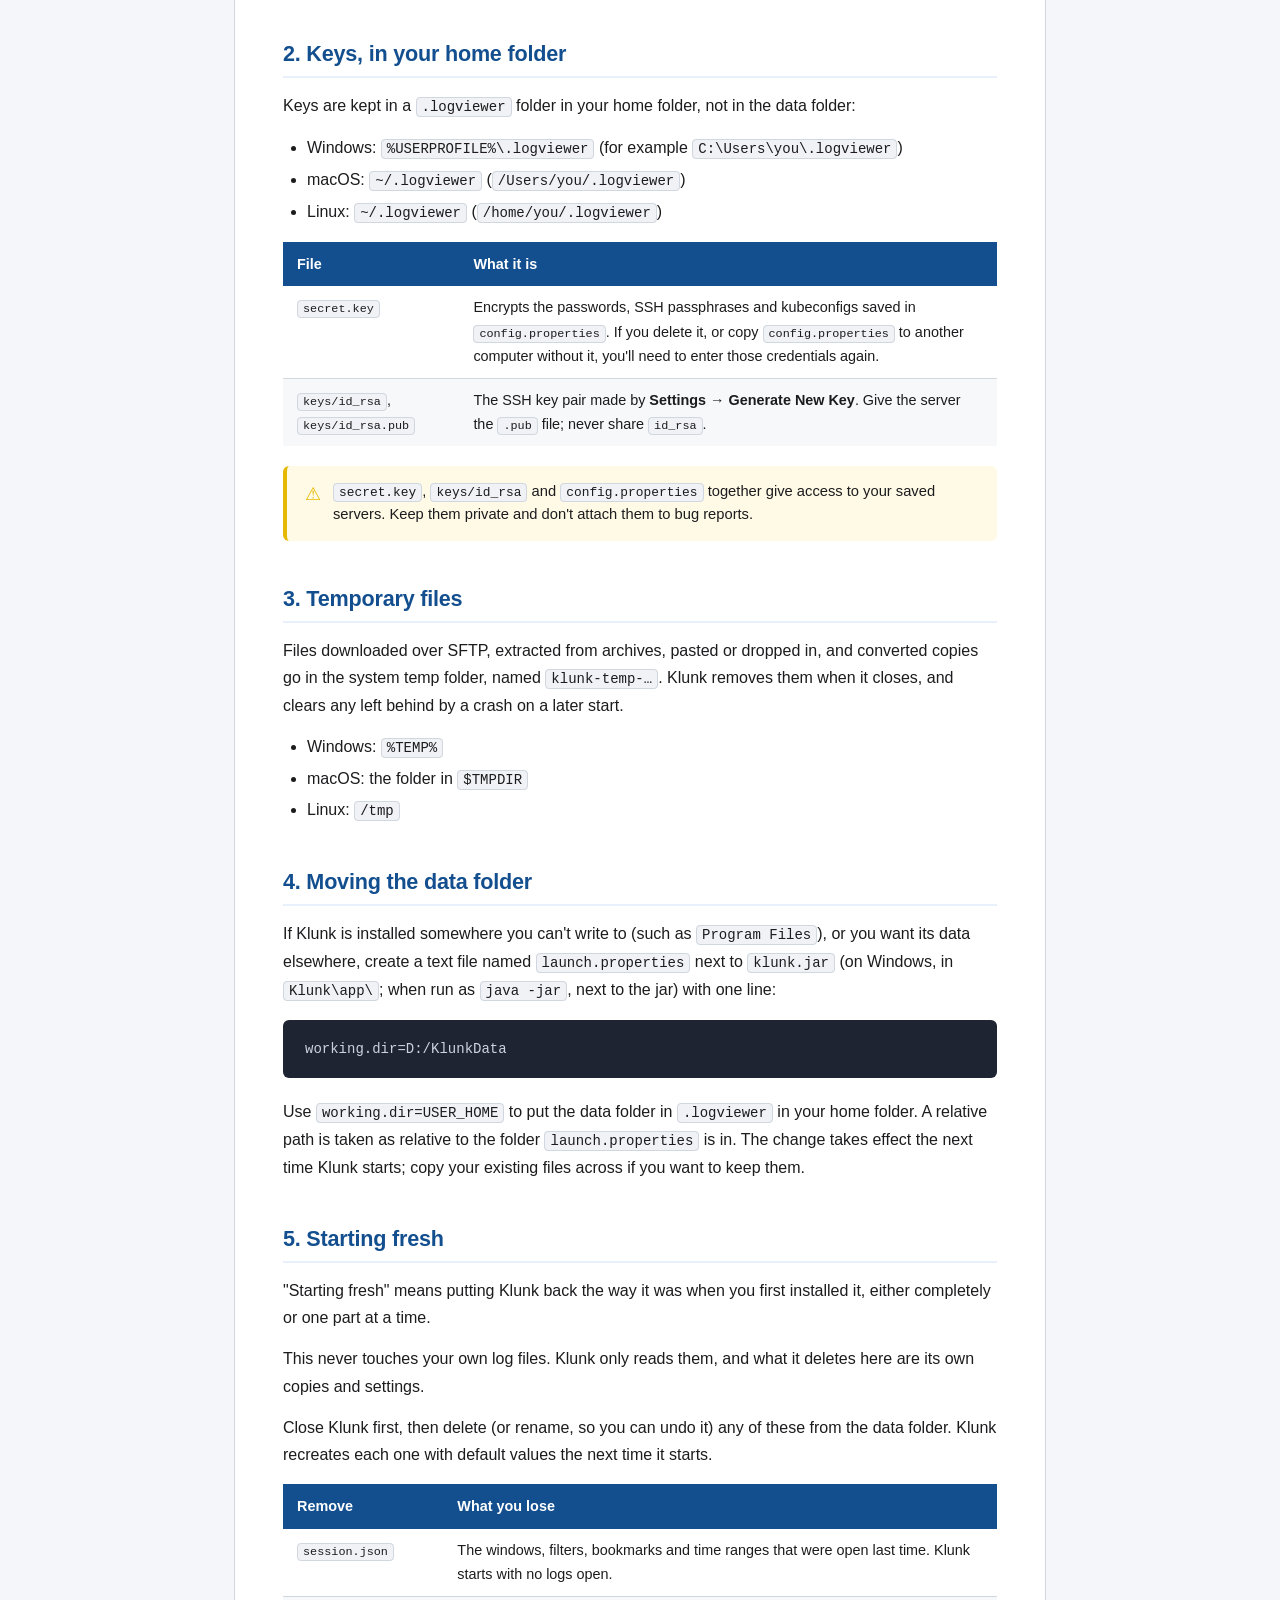
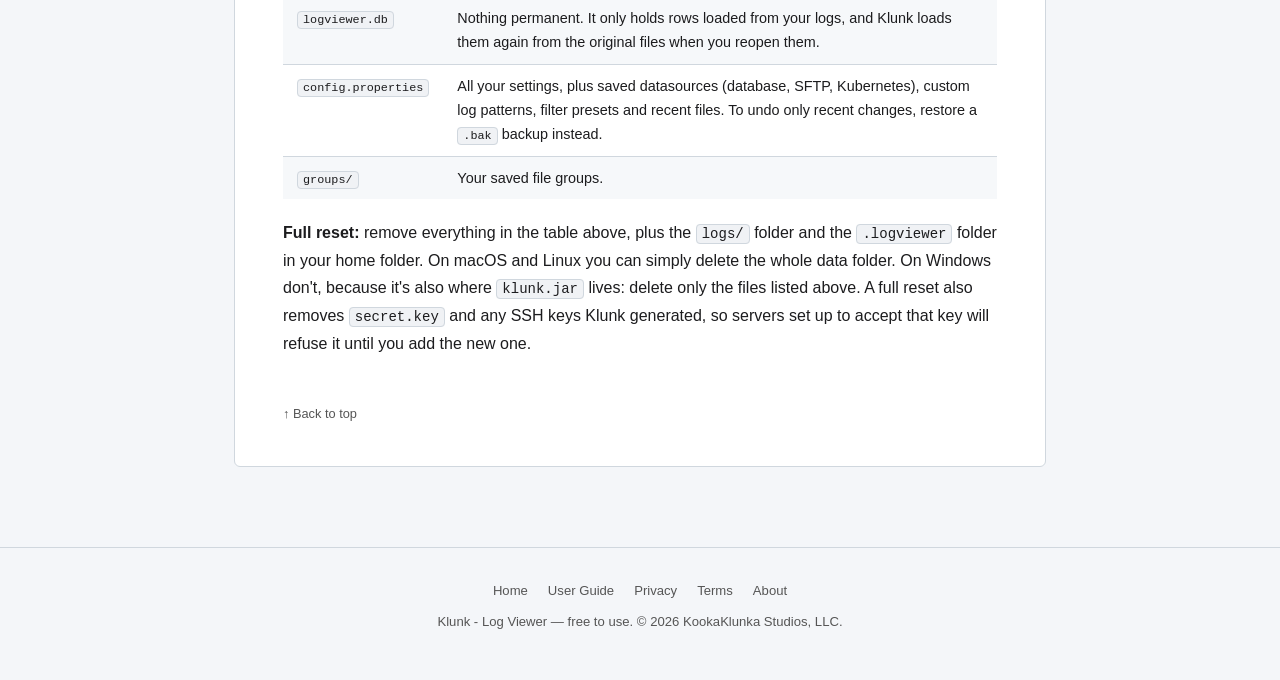
<file: FILE_LOCATIONS.html>
<!DOCTYPE html>
<html lang="en">
<head>
    <meta charset="UTF-8">
    <meta name="viewport" content="width=device-width, initial-scale=1.0">
    <title>Klunk - Log Viewer — Where Klunk Keeps Its Files</title>
    <link rel="canonical" href="https://www.kookaklunka.com/klunk/FILE_LOCATIONS.html">
    <link rel="stylesheet" href="shared-styles.css">
    <link rel="icon" href="favicon.ico" sizes="any">
    <link rel="icon" type="image/svg+xml" href="icon.svg">
    <link rel="apple-touch-icon" href="apple-touch-icon.png">
    <link rel="manifest" href="site.webmanifest">
    <meta name="theme-color" content="#134f8f">
</head>
<body>

<header class="site-header">
    <a class="logo" href="index.html">Klunk <span>Log Viewer</span></a>
    <nav>
        <a href="index.html">Home</a>
        <a href="USER_GUIDE.html">User Guide</a>
        <a href="PRIVACY.html">Privacy</a>
        <a href="TERMS.html">Terms</a>
        <a href="ABOUT.html">About</a>
    </nav>
</header>

<div class="page-hero">
    <h1>Where Klunk Keeps Its Files</h1>
    <p>Find the log file, the config file and everything else Klunk saves, on Windows, macOS and Linux.</p>
</div>

<div class="doc-shell no-sidebar">
    <article>

        <div class="tip">
            <div>
                <strong>Quickest way to the log file:</strong> click the <strong>About</strong> button in the main toolbar, then click
                <strong>View Log</strong>. Klunk opens its own log in a viewer.
            </div>
        </div>

        <h2 id="data-folder">1. The data folder</h2>
        <p>Klunk keeps almost everything in one folder, its <em>data folder</em>. Where that is depends on how
            you run Klunk:</p>

        <div class="table-wrap">
            <table>
                <thead>
                <tr><th>Platform</th><th>Data folder</th></tr>
                </thead>
                <tbody>
                <tr>
                    <td>Windows</td>
                    <td>The <code>app</code> folder inside the Klunk folder, i.e. <code>Klunk\app\</code>
                        (next to <code>klunk.jar</code>, not next to <code>Klunk.exe</code>)</td>
                </tr>
                <tr>
                    <td>macOS (<code>Klunk.app</code>)</td>
                    <td><code>~/Library/Application Support/Klunk</code></td>
                </tr>
                <tr>
                    <td>Linux (packaged app)</td>
                    <td><code>~/.local/share/Klunk</code><br>
                        (or <code>$XDG_DATA_HOME/Klunk</code> if <code>XDG_DATA_HOME</code> is set)</td>
                </tr>
                <tr>
                    <td>Any platform, run as <code>java -jar</code></td>
                    <td>The folder that contains the jar</td>
                </tr>
                </tbody>
            </table>
        </div>

        <p>On macOS, <code>~/Library</code> is hidden in Finder. Use <strong>Go &rarr; Go to Folder&hellip;</strong>
            (<kbd>Shift</kbd>+<kbd>Cmd</kbd>+<kbd>G</kbd>) and paste the path. On Linux, folders starting with
            <code>.</code> are hidden; press <kbd>Ctrl</kbd>+<kbd>H</kbd> in most file managers to show them.</p>

        <h3>What's in it</h3>
        <div class="table-wrap">
            <table>
                <thead>
                <tr><th>File or folder</th><th>What it is</th></tr>
                </thead>
                <tbody>
                <tr>
                    <td><code>logs/klunk.log</code></td>
                    <td>Klunk's own application log. Older logs are kept beside it as
                        <code>klunk-&lt;date-time&gt;.log.gz</code>. Attach these when you report a problem.</td>
                </tr>
                <tr>
                    <td><code>config.properties</code></td>
                    <td>Your settings, saved datasources, patterns, filter presets and recent files.
                        It only holds what you've changed; everything else uses the built-in defaults.</td>
                </tr>
                <tr>
                    <td><code>config.properties.&lt;date-time&gt;.bak</code></td>
                    <td>Automatic backups of <code>config.properties</code> (the last 4 are kept).
                        To roll back, close Klunk and copy one over <code>config.properties</code>.</td>
                </tr>
                <tr>
                    <td><code>user-dark.css</code>, <code>user-light.css</code></td>
                    <td>Optional. Your own colors for the dark or light theme; you create these. See
                        <a href="USER_GUIDE.html#custom-colors">Custom Colors</a>.</td>
                </tr>
                <tr>
                    <td><code>session.json</code></td>
                    <td>The open windows, filters and bookmarks restored on the next launch.</td>
                </tr>
                <tr>
                    <td><code>groups/</code></td>
                    <td>Saved file groups, one <code>.json</code> file each.</td>
                </tr>
                <tr>
                    <td><code>logviewer.db</code></td>
                    <td>Klunk's working database of loaded log rows. It can grow large and can be deleted
                        safely while Klunk is closed. To keep it elsewhere (a fast SSD helps with large logs),
                        set <code>log.database.location</code> to a folder in Settings → Advanced and restart.</td>
                </tr>
                </tbody>
            </table>
        </div>

        <h2 id="home-folder">2. Keys, in your home folder</h2>
        <p>Keys are kept in a <code>.logviewer</code> folder in your home folder, not in the data folder:</p>
        <ul>
            <li>Windows: <code>%USERPROFILE%\.logviewer</code> (for example <code>C:\Users\you\.logviewer</code>)</li>
            <li>macOS: <code>~/.logviewer</code> (<code>/Users/you/.logviewer</code>)</li>
            <li>Linux: <code>~/.logviewer</code> (<code>/home/you/.logviewer</code>)</li>
        </ul>

        <div class="table-wrap">
            <table>
                <thead>
                <tr><th>File</th><th>What it is</th></tr>
                </thead>
                <tbody>
                <tr>
                    <td><code>secret.key</code></td>
                    <td>Encrypts the passwords, SSH passphrases and kubeconfigs saved in
                        <code>config.properties</code>. If you delete it, or copy <code>config.properties</code>
                        to another computer without it, you'll need to enter those credentials again.</td>
                </tr>
                <tr>
                    <td><code>keys/id_rsa</code>, <code>keys/id_rsa.pub</code></td>
                    <td>The SSH key pair made by <strong>Settings &rarr; Generate New Key</strong>.
                        Give the server the <code>.pub</code> file; never share <code>id_rsa</code>.</td>
                </tr>
                </tbody>
            </table>
        </div>

        <div class="warn">
            <div>
                <code>secret.key</code>, <code>keys/id_rsa</code> and <code>config.properties</code> together
                give access to your saved servers. Keep them private and don't attach them to bug reports.
            </div>
        </div>

        <h2 id="temp">3. Temporary files</h2>
        <p>Files downloaded over SFTP, extracted from archives, pasted or dropped in, and converted copies go in
            the system temp folder, named <code>klunk-temp-&hellip;</code>. Klunk removes them when it closes, and
            clears any left behind by a crash on a later start.</p>
        <ul>
            <li>Windows: <code>%TEMP%</code></li>
            <li>macOS: the folder in <code>$TMPDIR</code></li>
            <li>Linux: <code>/tmp</code></li>
        </ul>

        <h2 id="move">4. Moving the data folder</h2>
        <p>If Klunk is installed somewhere you can't write to (such as <code>Program Files</code>), or you want its
            data elsewhere, create a text file named <code>launch.properties</code> next to <code>klunk.jar</code>
            (on Windows, in <code>Klunk\app\</code>; when run as <code>java -jar</code>, next to the jar) with one line:</p>
        <pre><code>working.dir=D:/KlunkData</code></pre>
        <p>Use <code>working.dir=USER_HOME</code> to put the data folder in <code>.logviewer</code> in your home
            folder. A relative path is taken as relative to the folder <code>launch.properties</code> is in. The change takes effect the next time
            Klunk starts; copy your existing files across if you want to keep them.</p>

        <h2 id="reset">5. Starting fresh</h2>
        <p>"Starting fresh" means putting Klunk back the way it was when you first installed it, either
            completely or one part at a time.</p>
        <p>This never touches your own log files. Klunk only reads them, and what it deletes here are its own
            copies and settings.</p>
        <p>Close Klunk first, then delete (or rename, so you can undo it) any of these from the data folder.
            Klunk recreates each one with default values the next time it starts.</p>

        <div class="table-wrap">
            <table>
                <thead>
                <tr><th>Remove</th><th>What you lose</th></tr>
                </thead>
                <tbody>
                <tr>
                    <td><code>session.json</code></td>
                    <td>The windows, filters, bookmarks and time ranges that were open last time. Klunk starts
                        with no logs open.</td>
                </tr>
                <tr>
                    <td><code>logviewer.db</code></td>
                    <td>Nothing permanent. It only holds rows loaded from your logs, and Klunk loads them
                        again from the original files when you reopen them.</td>
                </tr>
                <tr>
                    <td><code>config.properties</code></td>
                    <td>All your settings, plus saved datasources (database, SFTP, Kubernetes), custom log
                        patterns, filter presets and recent files. To undo only recent changes, restore a
                        <code>.bak</code> backup instead.</td>
                </tr>
                <tr>
                    <td><code>groups/</code></td>
                    <td>Your saved file groups.</td>
                </tr>
                </tbody>
            </table>
        </div>

        <p><strong>Full reset:</strong> remove everything in the table above, plus the <code>logs/</code>
            folder and the <code>.logviewer</code> folder in your home folder. On macOS and Linux you can simply
            delete the whole data folder. On Windows don't, because it's also where <code>klunk.jar</code> lives: delete only the files listed above.
            A full reset also removes <code>secret.key</code> and any SSH keys Klunk generated, so
            servers set up to accept that key will refuse it until you add the new one.</p>

        <a class="back-to-top" href="#data-folder">↑ Back to top</a>

    </article>
</div>

<footer class="site-footer">
    <nav>
        <a href="index.html">Home</a>
        <a href="USER_GUIDE.html">User Guide</a>
        <a href="PRIVACY.html">Privacy</a>
        <a href="TERMS.html">Terms</a>
        <a href="ABOUT.html">About</a>
    </nav>
    <p>Klunk - Log Viewer &mdash; free to use. &copy; 2026 KookaKlunka Studios, LLC.</p>
</footer>

</body>
</html>
</file>
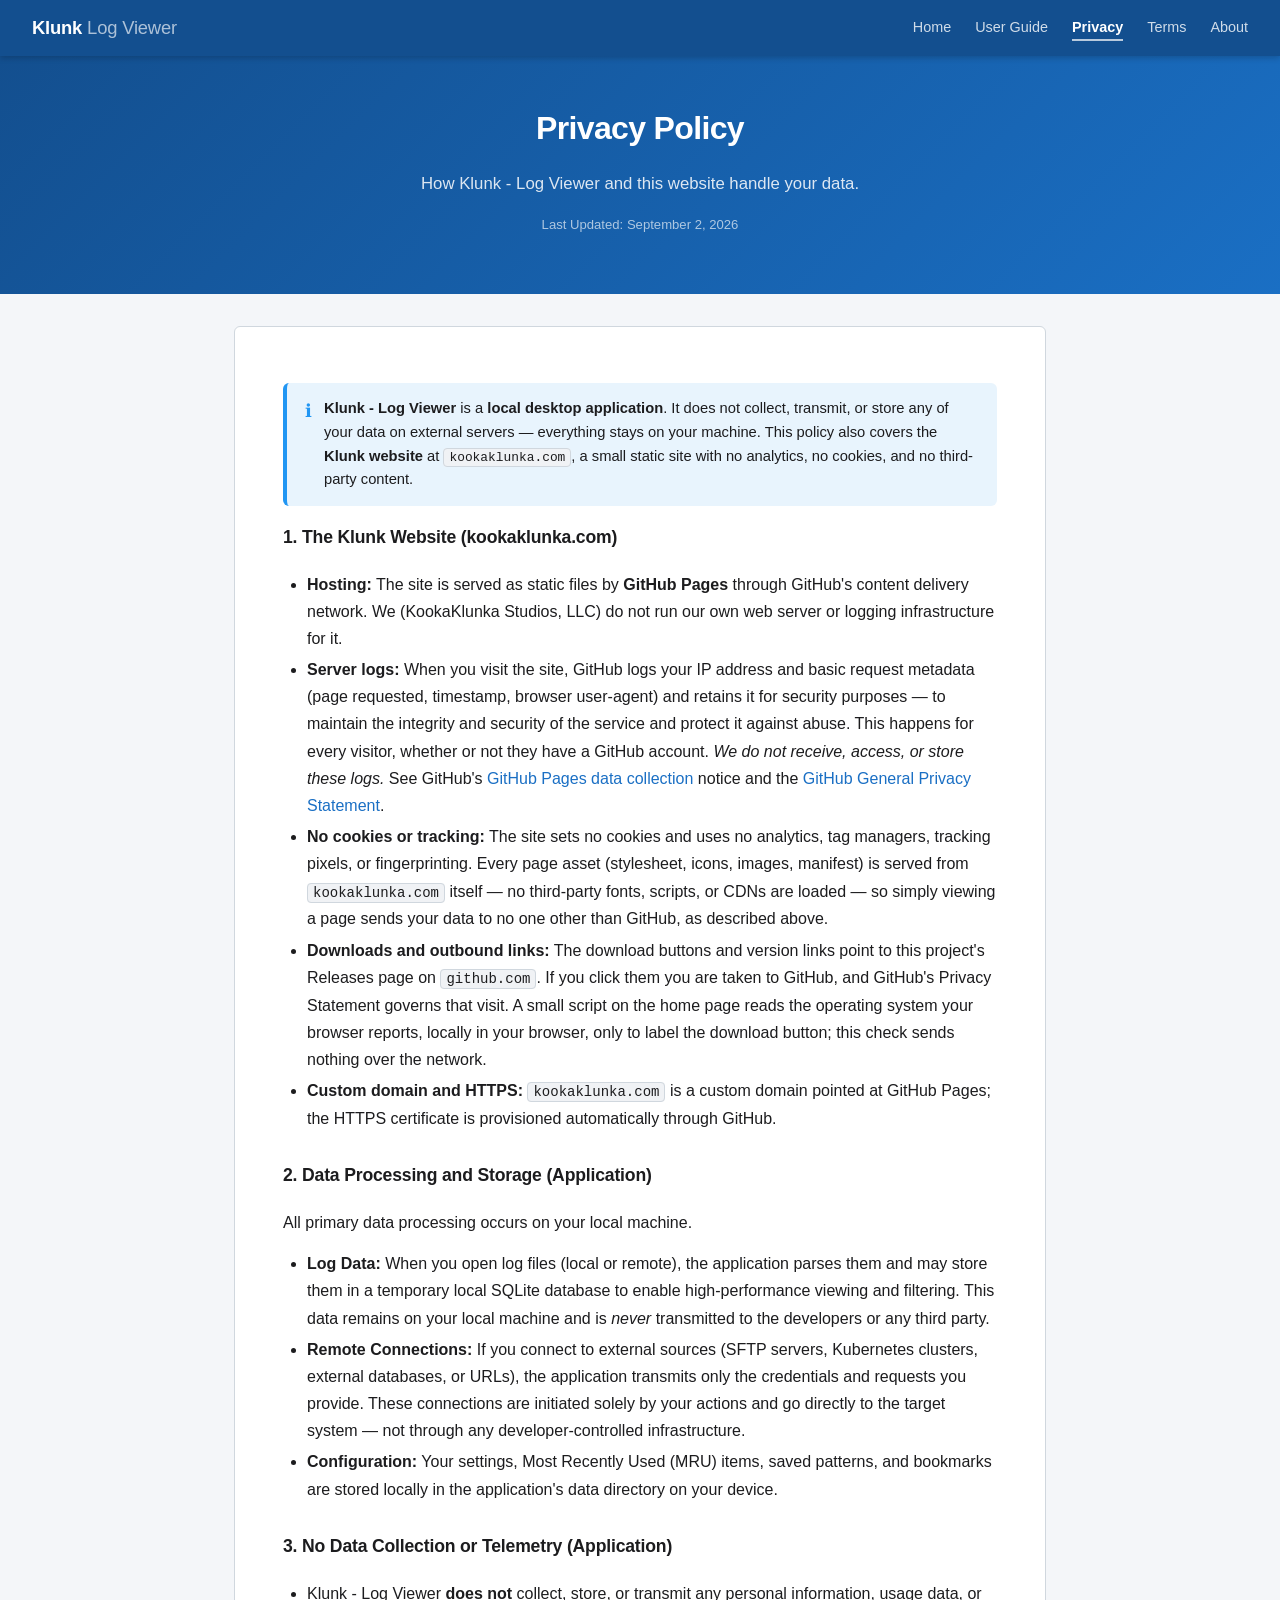
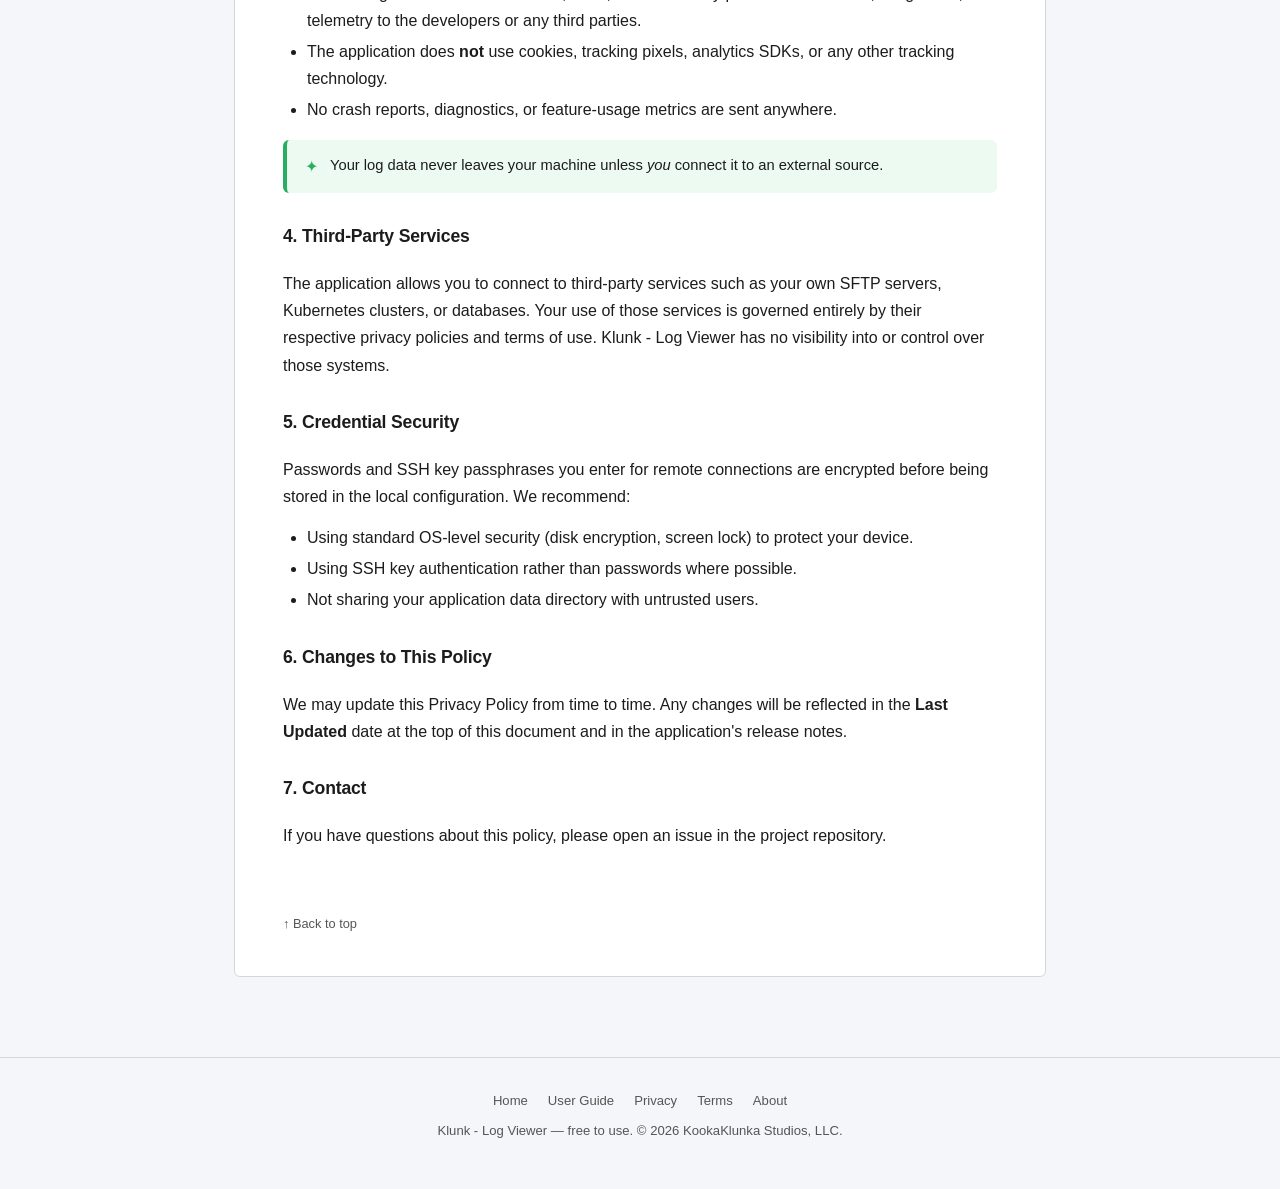
<file: PRIVACY.html>
<!DOCTYPE html>
<html lang="en">
<head>
    <meta charset="UTF-8">
    <meta name="viewport" content="width=device-width, initial-scale=1.0">
    <title>Klunk - Log Viewer — Privacy Policy</title>
    <link rel="canonical" href="https://www.kookaklunka.com/klunk/PRIVACY.html">
    <link rel="stylesheet" href="shared-styles.css">
    <link rel="icon" href="favicon.ico" sizes="any">
    <link rel="icon" type="image/svg+xml" href="icon.svg">
    <link rel="apple-touch-icon" href="apple-touch-icon.png">
    <link rel="manifest" href="site.webmanifest">
    <meta name="theme-color" content="#134f8f">
</head>
<body>

<header class="site-header">
    <a class="logo" href="index.html">Klunk <span>Log Viewer</span></a>
    <nav>
        <a href="index.html">Home</a>
        <a href="USER_GUIDE.html">User Guide</a>
        <a href="PRIVACY.html" class="active">Privacy</a>
        <a href="TERMS.html">Terms</a>
        <a href="ABOUT.html">About</a>
    </nav>
</header>

<div class="page-hero">
    <h1>Privacy Policy</h1>
    <p>How Klunk - Log Viewer and this website handle your data.</p>
    <p class="meta">Last Updated: September 2, 2026</p>
</div>

<div class="doc-shell no-sidebar">
    <article>

        <div class="note">
            <div>
                <strong>Klunk - Log Viewer</strong> is a <strong>local desktop application</strong>. It does not
                collect, transmit, or store any of your data on external servers &mdash; everything stays on your
                machine. This policy also covers the <strong>Klunk website</strong> at <code>kookaklunka.com</code>,
                a small static site with no analytics, no cookies, and no third-party content.
            </div>
        </div>

        <div class="legal-section">
            <h2 id="s1">1. The Klunk Website (kookaklunka.com)</h2>
            <ul>
                <li>
                    <strong>Hosting:</strong> The site is served as static files by
                    <strong>GitHub Pages</strong> through GitHub's content delivery network. We
                    (KookaKlunka Studios, LLC) do not run our own web server or logging infrastructure for it.
                </li>
                <li>
                    <strong>Server logs:</strong> When you visit the site, GitHub logs your IP address and
                    basic request metadata (page requested, timestamp, browser user-agent) and retains it
                    for security purposes &mdash; to maintain the integrity and security of the service and
                    protect it against abuse. This happens for every visitor, whether or not they have a
                    GitHub account. <em>We do not receive, access, or store these logs.</em> See GitHub's
                    <a href="https://docs.github.com/en/pages/getting-started-with-github-pages/what-is-github-pages#data-collection">GitHub
                        Pages data collection</a> notice and the
                    <a href="https://docs.github.com/en/site-policy/privacy-policies/github-general-privacy-statement">GitHub
                        General Privacy Statement</a>.
                </li>
                <li>
                    <strong>No cookies or tracking:</strong> The site sets no cookies and uses no analytics,
                    tag managers, tracking pixels, or fingerprinting. Every page asset (stylesheet, icons,
                    images, manifest) is served from <code>kookaklunka.com</code> itself &mdash; no
                    third-party fonts, scripts, or CDNs are loaded &mdash; so simply viewing a page sends
                    your data to no one other than GitHub, as described above.
                </li>
                <li>
                    <strong>Downloads and outbound links:</strong> The download buttons and version links
                    point to this project's Releases page on <code>github.com</code>. If you click them you
                    are taken to GitHub, and GitHub's Privacy Statement governs that visit. A small script
                    on the home page reads the operating system your browser reports, locally in your
                    browser, only to label the download button; this check sends nothing over the network.
                </li>
                <li>
                    <strong>Custom domain and HTTPS:</strong> <code>kookaklunka.com</code> is a custom
                    domain pointed at GitHub Pages; the HTTPS certificate is provisioned automatically
                    through GitHub.
                </li>
            </ul>
        </div>

        <div class="legal-section">
            <h2 id="s2">2. Data Processing and Storage (Application)</h2>
            <p>All primary data processing occurs on your local machine.</p>
            <ul>
                <li>
                    <strong>Log Data:</strong> When you open log files (local or remote), the application parses them
                    and may store them in a temporary local SQLite database to enable high-performance viewing
                    and filtering. This data remains on your local machine and is <em>never</em> transmitted
                    to the developers or any third party.
                </li>
                <li>
                    <strong>Remote Connections:</strong> If you connect to external sources (SFTP servers,
                    Kubernetes clusters, external databases, or URLs), the application transmits only the
                    credentials and requests you provide. These connections are initiated solely by your
                    actions and go directly to the target system — not through any developer-controlled infrastructure.
                </li>
                <li>
                    <strong>Configuration:</strong> Your settings, Most Recently Used (MRU) items, saved
                    patterns, and bookmarks are stored locally in the application's data directory on your device.
                </li>
            </ul>
        </div>

        <div class="legal-section">
            <h2 id="s3">3. No Data Collection or Telemetry (Application)</h2>
            <ul>
                <li>Klunk - Log Viewer <strong>does not</strong> collect, store, or transmit any personal
                    information, usage data, or telemetry to the developers or any third parties.
                </li>
                <li>The application does <strong>not</strong> use cookies, tracking pixels, analytics SDKs, or any other
                    tracking technology.
                </li>
                <li>No crash reports, diagnostics, or feature-usage metrics are sent anywhere.</li>
            </ul>
            <div class="tip">
                <div>Your log data never leaves your machine unless <em>you</em> connect it to an external source.</div>
            </div>
        </div>

        <div class="legal-section">
            <h2 id="s4">4. Third-Party Services</h2>
            <p>
                The application allows you to connect to third-party services such as your own SFTP servers,
                Kubernetes clusters, or databases. Your use of those services is governed entirely by their
                respective privacy policies and terms of use. Klunk - Log Viewer has no visibility into or
                control over those systems.
            </p>
        </div>

        <div class="legal-section">
            <h2 id="s5">5. Credential Security</h2>
            <p>
                Passwords and SSH key passphrases you enter for remote connections are encrypted before
                being stored in the local configuration. We recommend:
            </p>
            <ul>
                <li>Using standard OS-level security (disk encryption, screen lock) to protect your device.</li>
                <li>Using SSH key authentication rather than passwords where possible.</li>
                <li>Not sharing your application data directory with untrusted users.</li>
            </ul>
        </div>

        <div class="legal-section">
            <h2 id="s6">6. Changes to This Policy</h2>
            <p>
                We may update this Privacy Policy from time to time. Any changes will be reflected in
                the <strong>Last Updated</strong> date at the top of this document and in the application's
                release notes.
            </p>
        </div>

        <div class="legal-section">
            <h2 id="s7">7. Contact</h2>
            <p>
                If you have questions about this policy, please open an issue in the project repository.
            </p>
        </div>

        <a class="back-to-top" href="#s1">↑ Back to top</a>

    </article>
</div>

<footer class="site-footer">
    <nav>
        <a href="index.html">Home</a>
        <a href="USER_GUIDE.html">User Guide</a>
        <a href="PRIVACY.html">Privacy</a>
        <a href="TERMS.html">Terms</a>
        <a href="ABOUT.html">About</a>
    </nav>
    <p>Klunk - Log Viewer &mdash; free to use. &copy; 2026 KookaKlunka Studios, LLC.</p>
</footer>

</body>
</html>
</file>
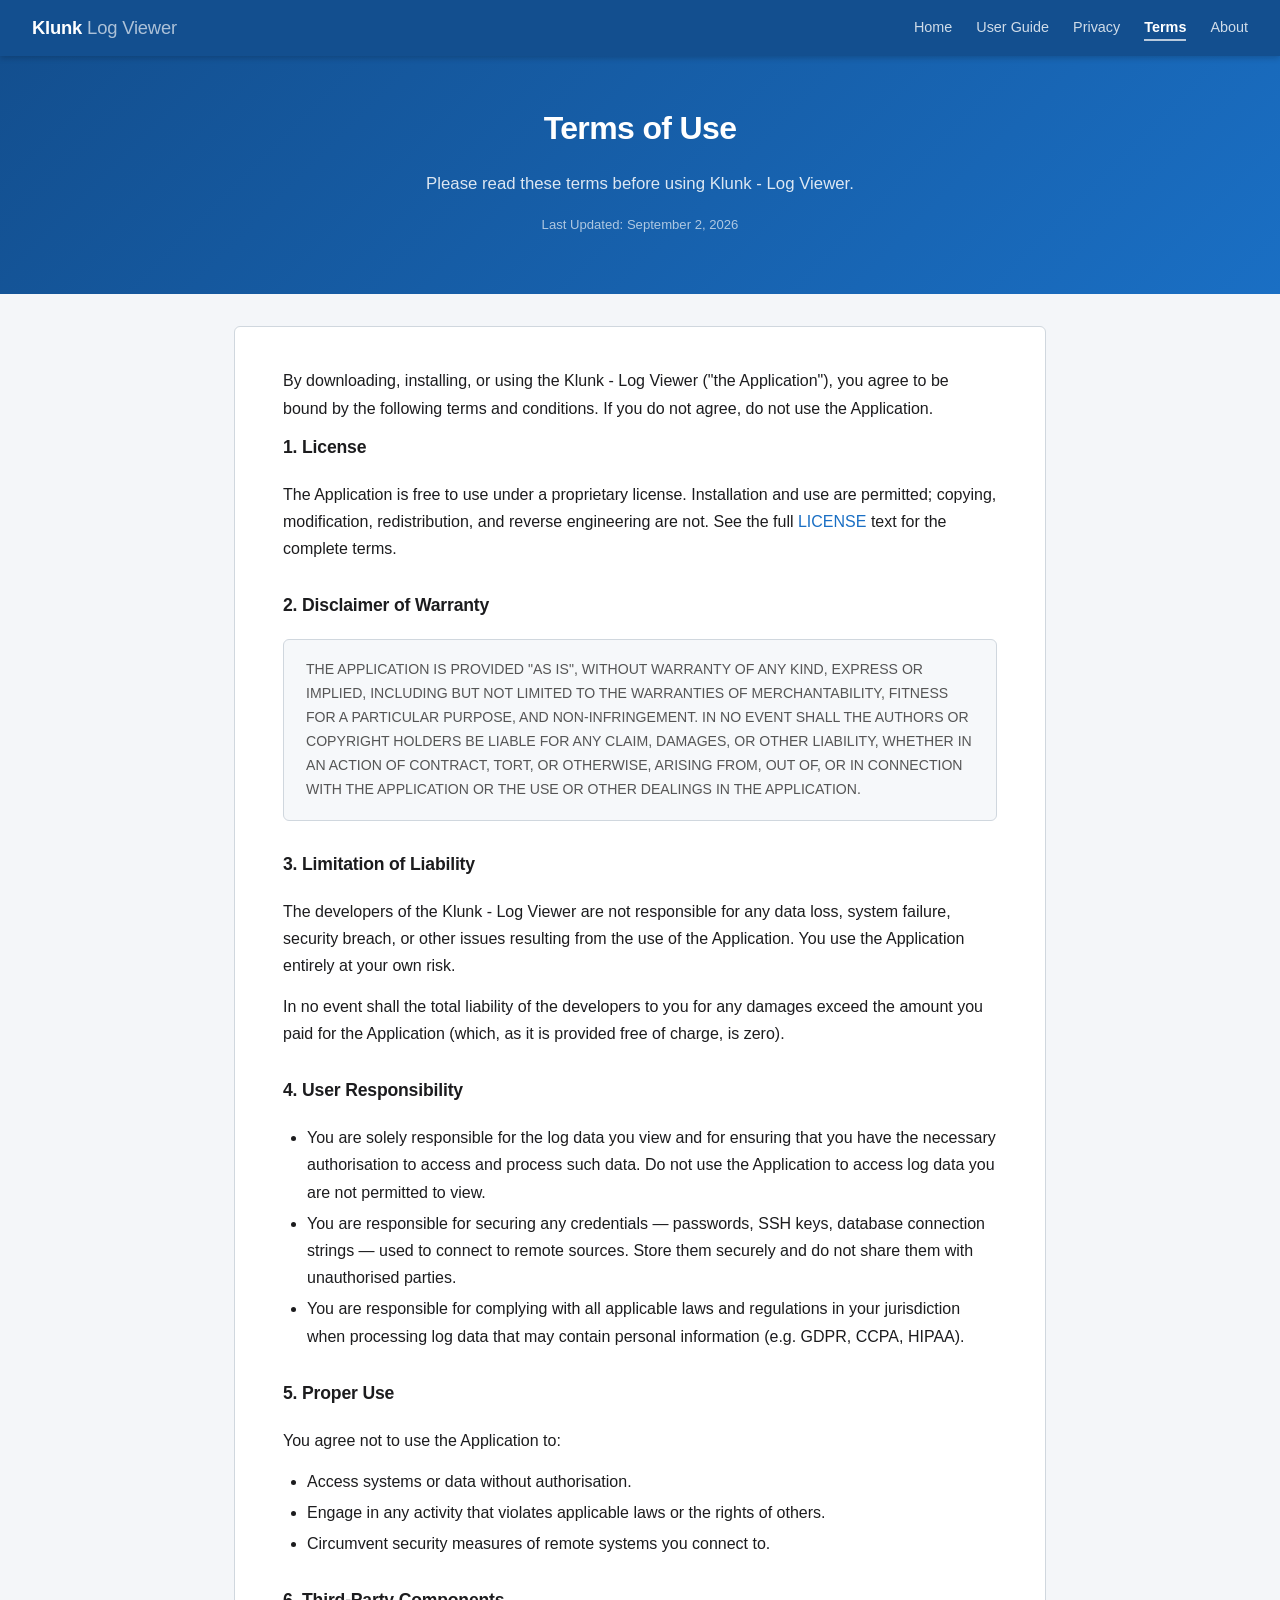
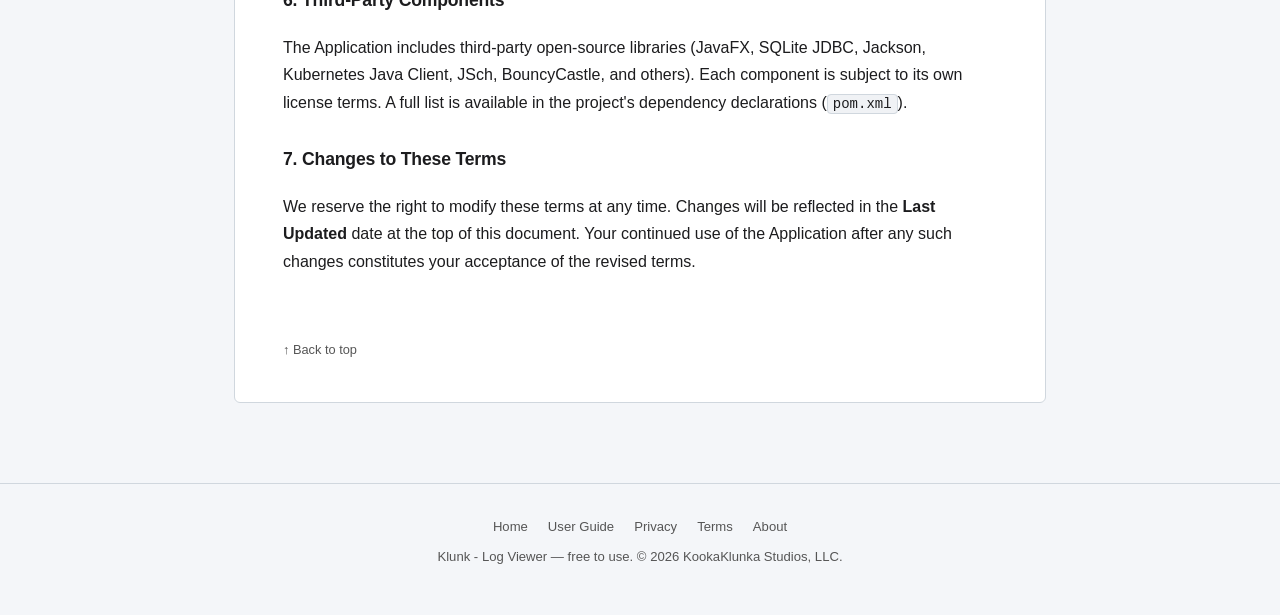
<file: TERMS.html>
<!DOCTYPE html>
<html lang="en">
<head>
    <meta charset="UTF-8">
    <meta name="viewport" content="width=device-width, initial-scale=1.0">
    <title>Klunk - Log Viewer — Terms of Use</title>
    <link rel="canonical" href="https://www.kookaklunka.com/klunk/TERMS.html">
    <link rel="stylesheet" href="shared-styles.css">
    <link rel="icon" href="favicon.ico" sizes="any">
    <link rel="icon" type="image/svg+xml" href="icon.svg">
    <link rel="apple-touch-icon" href="apple-touch-icon.png">
    <link rel="manifest" href="site.webmanifest">
    <meta name="theme-color" content="#134f8f">
</head>
<body>

<header class="site-header">
    <a class="logo" href="index.html">Klunk <span>Log Viewer</span></a>
    <nav>
        <a href="index.html">Home</a>
        <a href="USER_GUIDE.html">User Guide</a>
        <a href="PRIVACY.html">Privacy</a>
        <a href="TERMS.html" class="active">Terms</a>
        <a href="ABOUT.html">About</a>
    </nav>
</header>

<div class="page-hero">
    <h1>Terms of Use</h1>
    <p>Please read these terms before using Klunk - Log Viewer.</p>
    <p class="meta">Last Updated: September 2, 2026</p>
</div>

<div class="doc-shell no-sidebar">
    <article>

        <p>
            By downloading, installing, or using the Klunk - Log Viewer ("the Application"), you agree to be bound
            by the following terms and conditions. If you do not agree, do not use the Application.
        </p>

        <div class="legal-section">
            <h2 id="s1">1. License</h2>
            <p>
                The Application is free to use under a proprietary license. Installation and use are
                permitted; copying, modification, redistribution, and reverse engineering are not.
                See the full <a href="LICENSE">LICENSE</a> text for the complete terms.
            </p>
        </div>

        <div class="legal-section">
            <h2 id="s2">2. Disclaimer of Warranty</h2>
            <div class="legal-disclaimer">
                THE APPLICATION IS PROVIDED "AS IS", WITHOUT WARRANTY OF ANY KIND, EXPRESS OR IMPLIED,
                INCLUDING BUT NOT LIMITED TO THE WARRANTIES OF MERCHANTABILITY, FITNESS FOR A PARTICULAR
                PURPOSE, AND NON-INFRINGEMENT. IN NO EVENT SHALL THE AUTHORS OR COPYRIGHT HOLDERS BE LIABLE
                FOR ANY CLAIM, DAMAGES, OR OTHER LIABILITY, WHETHER IN AN ACTION OF CONTRACT, TORT, OR
                OTHERWISE, ARISING FROM, OUT OF, OR IN CONNECTION WITH THE APPLICATION OR THE USE OR OTHER
                DEALINGS IN THE APPLICATION.
            </div>
        </div>

        <div class="legal-section">
            <h2 id="s3">3. Limitation of Liability</h2>
            <p>
                The developers of the Klunk - Log Viewer are not responsible for any data loss, system failure,
                security breach, or other issues resulting from the use of the Application. You use
                the Application entirely at your own risk.
            </p>
            <p>
                In no event shall the total liability of the developers to you for any damages exceed
                the amount you paid for the Application (which, as it is provided free of charge, is zero).
            </p>
        </div>

        <div class="legal-section">
            <h2 id="s4">4. User Responsibility</h2>
            <ul>
                <li>
                    You are solely responsible for the log data you view and for ensuring that you have
                    the necessary authorisation to access and process such data. Do not use the Application
                    to access log data you are not permitted to view.
                </li>
                <li>
                    You are responsible for securing any credentials — passwords, SSH keys, database
                    connection strings — used to connect to remote sources. Store them securely and
                    do not share them with unauthorised parties.
                </li>
                <li>
                    You are responsible for complying with all applicable laws and regulations in your
                    jurisdiction when processing log data that may contain personal information
                    (e.g. GDPR, CCPA, HIPAA).
                </li>
            </ul>
        </div>

        <div class="legal-section">
            <h2 id="s5">5. Proper Use</h2>
            <p>You agree not to use the Application to:</p>
            <ul>
                <li>Access systems or data without authorisation.</li>
                <li>Engage in any activity that violates applicable laws or the rights of others.</li>
                <li>Circumvent security measures of remote systems you connect to.</li>
            </ul>
        </div>

        <div class="legal-section">
            <h2 id="s6">6. Third-Party Components</h2>
            <p>
                The Application includes third-party open-source libraries (JavaFX, SQLite JDBC, Jackson,
                Kubernetes Java Client, JSch, BouncyCastle, and others). Each component is subject to its
                own license terms. A full list is available in the project's dependency declarations
                (<code>pom.xml</code>).
            </p>
        </div>

        <div class="legal-section">
            <h2 id="s7">7. Changes to These Terms</h2>
            <p>
                We reserve the right to modify these terms at any time. Changes will be reflected in the
                <strong>Last Updated</strong> date at the top of this document. Your continued use of the
                Application after any such changes constitutes your acceptance of the revised terms.
            </p>
        </div>

        <a class="back-to-top" href="#s1">↑ Back to top</a>

    </article>
</div>

<footer class="site-footer">
    <nav>
        <a href="index.html">Home</a>
        <a href="USER_GUIDE.html">User Guide</a>
        <a href="PRIVACY.html">Privacy</a>
        <a href="TERMS.html">Terms</a>
        <a href="ABOUT.html">About</a>
    </nav>
    <p>Klunk - Log Viewer &mdash; free to use. &copy; 2026 KookaKlunka Studios, LLC.</p>
</footer>

</body>
</html>
</file>
<file: shared-styles.css>
/* LogFileViewer docs — shared stylesheet */
:root {
    --brand: #1a6fc4;
    --brand-dark: #134f8f;
    --brand-light: #e8f1fb;
    --text: #1c1c1e;
    --orange-text: #ff9e33;
    --text-muted: #555;
    --surface: #ffffff;
    --surface-alt: #f6f8fa;
    --border: #d0d7de;
    --code-bg: #f0f2f5;
    --warn-bg: #fffae6;
    --warn-border: #e6b800;
    --note-bg: #e8f4fd;
    --note-border: #2196f3;
    --radius: 6px;
    --max-width: 860px;
    --sidebar-w: 260px;
    --header-h: 56px;
}

*, *::before, *::after {
    box-sizing: border-box;
    margin: 0;
    padding: 0;
}

html {
    scroll-behavior: smooth;
    font-size: 16px;
}

body {
    font-family: -apple-system, BlinkMacSystemFont, "Segoe UI", Roboto, Helvetica, Arial, sans-serif;
    color: var(--text);
    background: #f4f6f9;
    line-height: 1.7;
}

/* ── Site header ── */
.site-header {
    position: sticky;
    top: 0;
    z-index: 100;
    display: flex;
    align-items: center;
    gap: 16px;
    height: var(--header-h);
    padding: 0 32px;
    background: var(--brand-dark);
    color: #fff;
    box-shadow: 0 2px 6px rgba(0, 0, 0, .2);
}

.site-header .logo {
    font-size: 1.15rem;
    font-weight: 700;
    letter-spacing: -.01em;
    color: #fff;
    text-decoration: none;
}

.site-header .logo span {
    opacity: .65;
    font-weight: 400;
}

.site-header nav {
    margin-left: auto;
    display: flex;
    gap: 24px;
}

.site-header nav a {
    color: rgba(255, 255, 255, .8);
    text-decoration: none;
    font-size: .9rem;
}

.site-header nav a:hover {
    color: #fff;
}

.site-header nav a.active {
    color: #fff;
    font-weight: 600;
    border-bottom: 2px solid rgba(255, 255, 255, .7);
}

/* ── Page hero ── */
.page-hero {
    background: linear-gradient(135deg, var(--brand-dark) 0%, var(--brand) 100%);
    color: #fff;
    padding: 52px 32px 44px;
    text-align: center;
}

.page-hero h1 {
    font-size: 2rem;
    font-weight: 800;
    letter-spacing: -.02em;
}

.page-hero p {
    margin-top: 10px;
    font-size: 1.05rem;
    opacity: .85;
    max-width: 600px;
    margin-inline: auto;
}

.page-hero .meta {
    margin-top: 16px;
    font-size: .82rem;
    opacity: .65;
}

/* ── Layout shells ── */
.doc-shell {
    max-width: calc(var(--max-width) + var(--sidebar-w) + 48px);
    margin: 0 auto;
    display: grid;
    grid-template-columns: var(--sidebar-w) 1fr;
    gap: 0;
    align-items: start;
    padding: 32px 24px;
}

.doc-shell.no-sidebar {
    grid-template-columns: 1fr;
    max-width: var(--max-width);
}

/* ── Sidebar TOC ── */
.toc-sidebar {
    position: sticky;
    top: calc(var(--header-h) + 16px);
    padding: 20px;
    background: var(--surface);
    border: 1px solid var(--border);
    border-radius: var(--radius);
    font-size: .875rem;
    max-height: calc(100vh - var(--header-h) - 48px);
    overflow-y: auto;
}

.toc-sidebar h3 {
    font-size: .75rem;
    text-transform: uppercase;
    letter-spacing: .08em;
    color: var(--text-muted);
    margin-bottom: 12px;
}

.toc-sidebar ol, .toc-sidebar ul {
    padding-left: 16px;
}

.toc-sidebar li {
    margin: 4px 0;
    line-height: 1.4;
}

.toc-sidebar li.h2-item {
    font-weight: 600;
    margin-top: 8px;
    list-style: none;
    margin-left: -16px;
}

.toc-sidebar a {
    color: var(--text-muted);
    text-decoration: none;
}

.toc-sidebar a:hover {
    color: var(--brand);
}

.toc-sidebar .sub {
    padding-left: 12px;
}

/* ── Article content ── */
article {
    background: var(--surface);
    border: 1px solid var(--border);
    border-radius: var(--radius);
    padding: 40px 48px;
    min-width: 0;
}

.doc-shell.no-sidebar article {
    margin: 0 auto;
}

/* ── Typography ── */
h1, h2, h3, h4 {
    font-weight: 700;
    line-height: 1.3;
    letter-spacing: -.01em;
    scroll-margin-top: calc(var(--header-h) + 16px);
}

h1 {
    font-size: 1.9rem;
    margin-bottom: 20px;
}

h2 {
    font-size: 1.35rem;
    margin: 44px 0 14px;
    padding-bottom: 8px;
    border-bottom: 2px solid var(--brand-light);
    color: var(--brand-dark);
}

h2:first-child {
    margin-top: 0;
}

h3 {
    font-size: 1.1rem;
    margin: 28px 0 10px;
    color: var(--text);
}

h4 {
    font-size: 1rem;
    margin: 20px 0 8px;
    color: var(--text-muted);
}

p {
    margin: 0 0 14px;
}

a {
    color: var(--brand);
    text-decoration: none;
}

a:hover {
    text-decoration: underline;
}

ul, ol {
    margin: 0 0 14px 24px;
}

li {
    margin: 4px 0;
}

li > ul, li > ol {
    margin-top: 4px;
    margin-bottom: 4px;
}

strong {
    font-weight: 600;
}

em {
    font-style: italic;
}

hr {
    border: none;
    border-top: 1px solid var(--border);
    margin: 32px 0;
}

/* ── Code ── */
code {
    font-family: "JetBrains Mono", "Fira Code", "Cascadia Code", Consolas, "Courier New", monospace;
    /* Keep operators literal: these fonts otherwise draw != as a single ≠ ligature (via calt). */
    font-variant-ligatures: none;
    font-feature-settings: "liga" 0, "calt" 0;
    font-size: .875em;
    background: var(--code-bg);
    border: 1px solid var(--border);
    border-radius: 4px;
    padding: 1px 5px;
}

pre {
    background: #1e2432;
    color: #cdd3de;
    border-radius: var(--radius);
    padding: 18px 22px;
    overflow-x: auto;
    margin: 16px 0 20px;
    font-size: .875rem;
    line-height: 1.6;
}

pre code {
    background: none;
    border: none;
    padding: 0;
    color: inherit;
    font-size: inherit;
}

/* Keyword hints in SQL examples */
pre .kw {
    color: #7ec8e3;
    font-weight: 600;
}

pre .str {
    color: #98c379;
}

pre .cm {
    color: #5c6370;
    font-style: italic;
}

/* ── Tables ── */
.table-wrap {
    overflow-x: auto;
    margin: 16px 0 20px;
}

table {
    width: 100%;
    border-collapse: collapse;
    font-size: .9rem;
}

th {
    background: var(--brand-dark);
    color: #fff;
    padding: 10px 14px;
    text-align: left;
    font-weight: 600;
}

td {
    padding: 9px 14px;
    border-bottom: 1px solid var(--border);
    vertical-align: top;
}

tr:nth-child(even) td {
    background: var(--surface-alt);
}

tr:last-child td {
    border-bottom: none;
}

td code {
    font-size: .82em;
}

/* ── Callouts ── */
.note, .tip, .warn {
    padding: 14px 18px;
    border-radius: var(--radius);
    margin: 16px 0 20px;
    font-size: .92rem;
    line-height: 1.6;
    display: flex;
    gap: 12px;
    align-items: flex-start;
}

.note {
    background: var(--note-bg);
    border-left: 4px solid var(--note-border);
}

.tip {
    background: #edfaf1;
    border-left: 4px solid #27ae60;
}

.warn {
    background: var(--warn-bg);
    border-left: 4px solid var(--warn-border);
}

.note::before {
    content: "ℹ";
    font-size: 1.1rem;
    color: #2196f3;
    flex-shrink: 0;
}

.tip::before {
    content: "✦";
    font-size: 1rem;
    color: #27ae60;
    flex-shrink: 0;
}

.warn::before {
    content: "⚠";
    font-size: 1.1rem;
    color: var(--warn-border);
    flex-shrink: 0;
}

/* ── Feature card grid ── */
.feature-grid {
    display: grid;
    grid-template-columns: repeat(auto-fill, minmax(220px, 1fr));
    gap: 16px;
    margin: 20px 0;
}

.feature-card {
    background: var(--surface-alt);
    border: 1px solid var(--border);
    border-radius: var(--radius);
    padding: 18px 20px;
}

.feature-card .icon {
    display: grid;
    place-items: center;
    width: 40px;
    height: 40px;
    margin-bottom: 12px;
    border-radius: 10px;
    background: var(--brand-light);
    color: var(--brand);
}

.feature-card .icon svg {
    width: 22px;
    height: 22px;
    fill: none;
    stroke: currentColor;
    stroke-width: 1.75;
    stroke-linecap: round;
    stroke-linejoin: round;
}

.feature-card strong {
    display: block;
    margin-bottom: 4px;
}

.feature-card p {
    font-size: .875rem;
    color: var(--text-muted);
    margin: 0;
}

/* ── Kbd ── */
kbd {
    display: inline-block;
    font-family: inherit;
    font-size: .8rem;
    background: var(--surface-alt);
    border: 1px solid var(--border);
    border-bottom: 2px solid #aaa;
    border-radius: 4px;
    padding: 1px 6px;
    line-height: 1.6;
    white-space: nowrap;
}

/* ── Shortcuts table override ── */
.shortcuts td:first-child {
    white-space: nowrap;
}

/* ── Footer ── */
.site-footer {
    text-align: center;
    padding: 32px;
    font-size: .82rem;
    color: var(--text-muted);
    border-top: 1px solid var(--border);
    margin-top: 48px;
}

.site-footer a {
    color: var(--text-muted);
}

.site-footer nav {
    display: flex;
    justify-content: center;
    gap: 20px;
    margin-bottom: 8px;
}

/* ── Screenshot placeholder ── */
.screenshot {
    background: var(--surface-alt);
    border: 2px dashed var(--border);
    border-radius: var(--radius);
    padding: 36px;
    text-align: center;
    color: var(--text-muted);
    font-size: .85rem;
    margin: 16px 0 20px;
}

.screenshot::before {
    display: block;
    font-size: 2rem;
    margin-bottom: 6px;
    content: "🖼";
}

/* ── Real screenshot figure ── */
.shot {
    margin: 16px 0 20px;
}

.shot img {
    display: block;
    max-width: 100%;
    height: auto;
    border: 1px solid var(--border);
    border-radius: var(--radius);
    box-shadow: 0 2px 10px rgba(0, 0, 0, .12);
}

.shot figcaption {
    margin-top: 8px;
    font-size: .8rem;
    color: var(--text-muted);
    text-align: center;
}

/* ── Back-to-top ── */
.back-to-top {
    display: inline-block;
    margin-top: 32px;
    font-size: .8rem;
    color: var(--text-muted);
    text-decoration: none;
}

.back-to-top:hover {
    color: var(--brand);
}

/* ── Legal doc style ── */
.legal-section {
    margin-bottom: 32px;
}

.legal-section h2 {
    font-size: 1.1rem;
    border-bottom: none;
    color: var(--text);
}

.legal-meta {
    font-size: .82rem;
    color: var(--text-muted);
    margin-bottom: 24px;
}

.legal-disclaimer {
    background: var(--surface-alt);
    border: 1px solid var(--border);
    border-radius: var(--radius);
    padding: 18px 22px;
    font-size: .88rem;
    color: var(--text-muted);
    margin: 12px 0;
}

/* ── Landing page (index.html) ── */
.landing-hero {
    background: linear-gradient(135deg, var(--brand-dark) 0%, var(--brand) 100%);
    color: #fff;
    padding: 72px 32px 64px;
    text-align: center;
}

.landing-hero h1 {
    display: flex;
    align-items: center;
    justify-content: center;
    flex-wrap: wrap;
    gap: 16px;
    font-size: 2.6rem;
    font-weight: 800;
    letter-spacing: -.02em;
    margin-bottom: 14px;
    color: var(--orange-text);
    -webkit-text-stroke: 1px #2f3e33;
    paint-order: stroke fill;
}

.landing-hero h1 img {
    height: 1.5em;
    width: auto;
    flex-shrink: 0;
}

.landing-hero p.tagline {
    font-size: 1.15rem;
    opacity: .9;
    max-width: 620px;
    margin: 0 auto 32px;
}

.dl-actions {
    display: flex;
    flex-wrap: wrap;
    gap: 14px;
    justify-content: center;
    align-items: center;
}

.btn-download {
    display: inline-flex;
    align-items: center;
    gap: 10px;
    background: #fff;
    color: var(--brand-dark);
    font-size: 1.05rem;
    font-weight: 700;
    padding: 15px 30px;
    border-radius: var(--radius);
    text-decoration: none;
    box-shadow: 0 4px 16px rgba(0, 0, 0, .25);
    transition: transform .12s ease, box-shadow .12s ease;
}

.btn-download:hover {
    text-decoration: none;
    transform: translateY(-2px);
    box-shadow: 0 6px 22px rgba(0, 0, 0, .3);
}

.btn-download .arrow {
    font-size: 1.2rem;
    line-height: 1;
}

.btn-ghost {
    display: inline-flex;
    align-items: center;
    gap: 8px;
    color: #fff;
    border: 1px solid rgba(255, 255, 255, .5);
    font-size: .95rem;
    font-weight: 600;
    padding: 14px 22px;
    border-radius: var(--radius);
    text-decoration: none;
}

.btn-ghost:hover {
    text-decoration: none;
    background: rgba(255, 255, 255, .12);
}

.dl-platforms {
    margin-top: 14px;
    display: flex;
    flex-wrap: wrap;
    justify-content: center;
    gap: 6px 18px;
    font-size: .88rem;
}

.dl-platforms a {
    color: #fff;
    opacity: .85;
}

.dl-platforms a:hover {
    opacity: 1;
}

.dl-meta {
    margin-top: 18px;
    font-size: .82rem;
    opacity: .7;
}

.hero-shot {
    max-width: 940px;
    margin: -36px auto 0;
    padding: 0 24px;
}

.hero-shot img {
    display: block;
    width: 80%;
    height: auto;
    border: 1px solid var(--border);
    border-radius: var(--radius);
    box-shadow: 0 12px 40px rgba(0, 0, 0, .22);
}

.hero-shot video {
    display: block;
    width: 100%;
    height: auto;
    margin: 0 auto;
    border: 1px solid var(--border);
    border-radius: var(--radius);
    box-shadow: 0 12px 40px rgba(0, 0, 0, .22);
}

.landing-body {
    max-width: var(--max-width);
    margin: 0 auto;
    padding: 56px 24px 8px;
}

.landing-body h2 {
    text-align: center;
    border-bottom: none;
    font-size: 1.5rem;
    margin-bottom: 24px;
}

.landing-body > p {
    text-align: center;
    max-width: 640px;
    margin: 0 auto 14px;
}

.req-note {
    max-width: 620px;
    margin: 28px auto 0;
    background: var(--surface);
    border: 1px solid var(--border);
    border-radius: var(--radius);
    padding: 18px 22px;
    font-size: .9rem;
    color: var(--text-muted);
    text-align: center;
}

.req-note strong {
    color: var(--text);
}

/* ── Responsive ── */
@media (max-width: 820px) {
    .doc-shell {
        grid-template-columns: 1fr;
        padding: 16px;
    }

    .toc-sidebar {
        display: none;
    }

    article {
        padding: 24px 20px;
    }

    .page-hero {
        padding: 36px 20px 32px;
    }

    .page-hero h1 {
        font-size: 1.5rem;
    }

    .feature-grid {
        grid-template-columns: 1fr 1fr;
    }

    .site-header nav {
        display: none;
    }

    .landing-hero {
        padding: 48px 20px 44px;
    }

    .landing-hero h1 {
        font-size: 1.9rem;
    }

    .hero-shot {
        margin-top: -20px;
        padding: 0 14px;
    }

    .landing-body {
        padding: 40px 16px 8px;
    }
}

@media (max-width: 480px) {
    .feature-grid {
        grid-template-columns: 1fr;
    }
}
</file>
